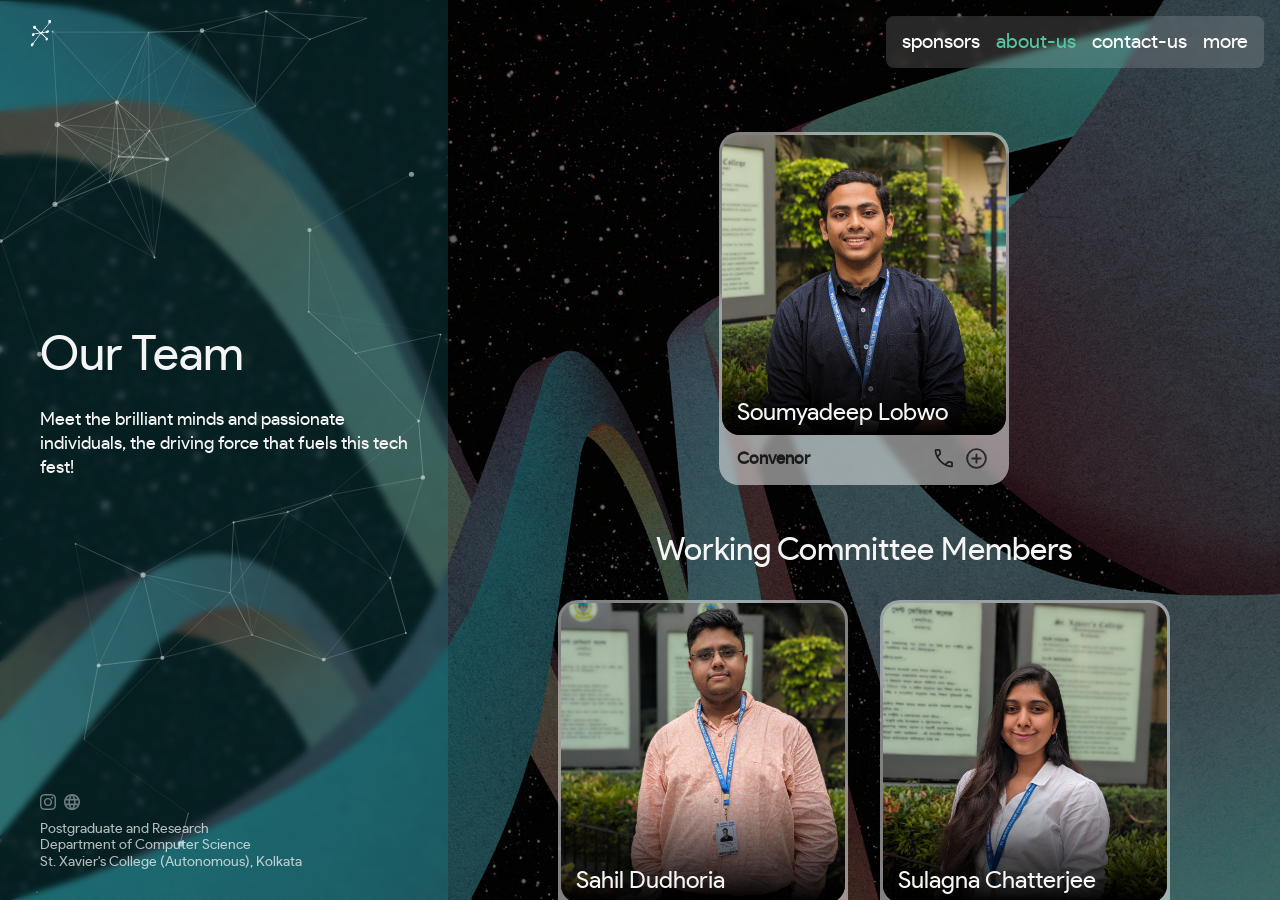
<file: about/index.html>
<!DOCTYPE html>
<html lang="en">
  <head>
    <meta charset="UTF-8" />
    <meta name="viewport" content="width=device-width, initial-scale=1.0" />
    <meta
      name="description"
      content="eXabyte is the annual tech fest of St. Xavier's College (Autonomous), Kolkata where innovation meets inspiration. Participate in exciting events, and connect with like-minded tech enthusiasts."
    />
    <meta
      name="keywords"
      content="exabyte, exabyte 24, exabyte 2024, tech fest, innovation, technology, coding, robotics, workshops, competitions"
    />
    <meta
      property="og:title"
      content="eXabyte '24 - Annual Tech Fest of St. Xavier's College (Autonomous), Kolkata"
    />
    <meta
      property="og:description"
      content="Join eXabyte, the ultimate tech fest where innovation meets inspiration. Participate in exciting events, and connect with like-minded tech enthusiasts."
    />

    <link
      rel="icon"
      type="image/png"
      sizes="32x32"
      href="/favicon/favicon-32x32.png"
    />
    <link
      rel="icon"
      type="image/png"
      sizes="96x96"
      href="/favicon/favicon-96x96.png"
    />
    <link
      rel="icon"
      type="image/png"
      sizes="16x16"
      href="/favicon/favicon-16x16.png"
    />
    <meta name="msapplication-TileColor" content="#ffffff" />
    <meta
      name="msapplication-TileImage"
      content="/favicon/ms-icon-144x144.png"
    />
    <meta name="theme-color" content="#ffffff" />

    <script src="/custom-tags/loading-animation/component.js"></script>
    <link rel="stylesheet" href="/custom-tags/loading-animation/styles.css" />

    <script src="/custom-tags/mobile-menu/component.js"></script>
    <link rel="stylesheet" href="/custom-tags/mobile-menu/style.css" />

    <script src="/custom-tags/desktop-menu/component.js"></script>
    <link rel="stylesheet" href="/custom-tags/desktop-menu/style.css" />

    <script src="/custom-tags/page-transition-animation/component.js"></script>
    <link
      rel="stylesheet"
      href="/custom-tags/page-transition-animation/styles.css"
    />

    <link
      rel="stylesheet"
      href="https://fonts.googleapis.com/css2?family=Material+Symbols+Outlined:opsz,wght,FILL,GRAD@20..48,100..700,0..1,-50..200"
    />

    <link rel="shortcut icon" href="/favicon/favicon.ico" type="image/x-icon" />
    <script src="/particles/particles.js"></script>
    <title>About Us | eXabyte 2024</title>
    <link rel="stylesheet" href="/globalStyles.css" />
    <link rel="stylesheet" href="./styles.css" />
  </head>

  <body>
    <custom-mobile-menu></custom-mobile-menu>
    <custom-loader></custom-loader>
    <custom-page-transition></custom-page-transition>

    <div class="mobile overflow-scroll">
      <div class="background absolute inset-0 w-full h-full">
        <img
          src="/assets/images/backgrounds/behance-9.5.jpg"
          class="w-full h-full absolute inset-0 z-1 object-cover"
        />
        <div
          class="absolute inset-0 w-full h-full opacity-25 bg-black z-1"
        ></div>
      </div>
      <div
        class="menu-holder link-pointer fixed top-0 right-0 z-100"
        onclick="openMenu()"
      >
        <span class="material-symbols-outlined smaller-icon"> menu </span>
      </div>
      <div class="logo-holder link-pointer fixed top-0 z-100">
        <a href="/"
          ><img src="/assets/logo-bright.png" width="50px" alt="" srcset=""
        /></a>
      </div>

      <section
        class="top-section width-100 height-45 flex flex-dir-col items-center justify-center relative z-5 relative"
        id="particles-js-mobile"
      >
        <div class="top-sect-wrapper">
          <header
            id="page-header"
            class="pixelated width-100 top-0 flex items-center z-10 relative"
          >
            Our Team
          </header>
          <p id="page-msg" class="z-3 relative text-md">
            Meet the brilliant minds and passionate individuals, the driving
            force that fuels this tech fest!
          </p>
        </div>
      </section>

      <section
        class="middle-section flex flex-dir-col justify-center items-center z-3 relative"
      ></section>

      <div class="socials-mobile mono padding-bottom-16 z-3 relative">
        <div class="icons-group">
          <a
            href="https://www.instagram.com/exabyte.sxc"
            target="_blank"
            class="link-pointer"
            id="instagram"
          >
            <img src="/assets/insta.svg" />
          </a>
          <a
            href="https://sxccal.edu/"
            target="_blank"
            class="link-pointer"
            id="site"
          >
            <img src="/assets/site.svg" />
          </a>
        </div>
        <div class="info-mobile">
          Department of Computer Science
          <br />
          St. Xavier's College (Autonomous), Kolkata
        </div>
      </div>
    </div>
    <!-- END OF MOBILE STRUCTURE -->

    <div class="desktop overflow-scroll">
      <div class="background absolute inset-0 w-full h-full">
        <img
          src="/assets/images/backgrounds/behance-6.jpg"
          class="w-full h-full absolute inset-0 z-1 object-cover"
        />
        <div
          class="absolute inset-0 w-full h-full bg-black opacity-60 z-1"
        ></div>
      </div>
      <div
        class="menu-holder m-1rem w-fit glass-white link-pointer fixed top-0 right-0 z-100 flex justify-end rounded"
      >
        <custom-desktop-menu></custom-desktop-menu>
      </div>
      <div class="logo-holder link-pointer fixed top-0 z-100">
        <a href="/"
          ><img src="/assets/logo-bright.png" width="50px" alt="" srcset=""
        /></a>
      </div>

      <div class="vertical-split flex justify-end z-3 relative">
        <div
          class="LHS fixed left-0 width-33 height-screen flex flex-dir-col justify-between"
          id="particles-js-desktop"
        >
          <div
            class="lhs-sect-wrapper flex flex-dir-col h-full mt-2rem justify-center"
          >
            <header class="pixelated width-100">Our Team</header>
            <p class="text-md">
              Meet the brilliant minds and passionate individuals, the driving
              force that fuels this tech fest!
            </p>
          </div>

          <div class="socials-desktop mono initial z-100">
            <div class="icons-group">
              <a
                href="https://www.instagram.com/exabyte.sxc"
                target="_blank"
                class="link-pointer"
                id="instagram"
              >
                <img src="/assets/insta.svg" />
              </a>
              <a
                href="https://sxccal.edu/"
                target="_blank"
                class="link-pointer"
                id="site"
              >
                <img src="/assets/site.svg" />
              </a>
            </div>
            <div class="info-desktop">
              Postgraduate and Research <br />
              Department of Computer Science
              <br />
              St. Xavier's College (Autonomous), Kolkata
            </div>
          </div>
        </div>

        <div
          class="RHS width-67 flex flex-dir-col justify-center items-center"
        ></div>
      </div>
    </div>

    <script src="./script.js"></script>
    <script src="/custom-tags/loading-animation/animate.js"></script>
    <script src="/custom-tags/mobile-menu/script.js"></script>
    <script src="/custom-tags/desktop-menu/script.js"></script>
    <script src="/custom-tags/page-transition-animation/script.js"></script>

    <script>
      // particlesJS.load(
      //   "particles-js-mobile",
      //   "/particles/particlesjs-config-mobile-white.json"
      // );
      particlesJS.load(
        "particles-js-desktop",
        "/particles/particlesjs-config-white.json"
      );
    </script>
  </body>
</html>
</file>
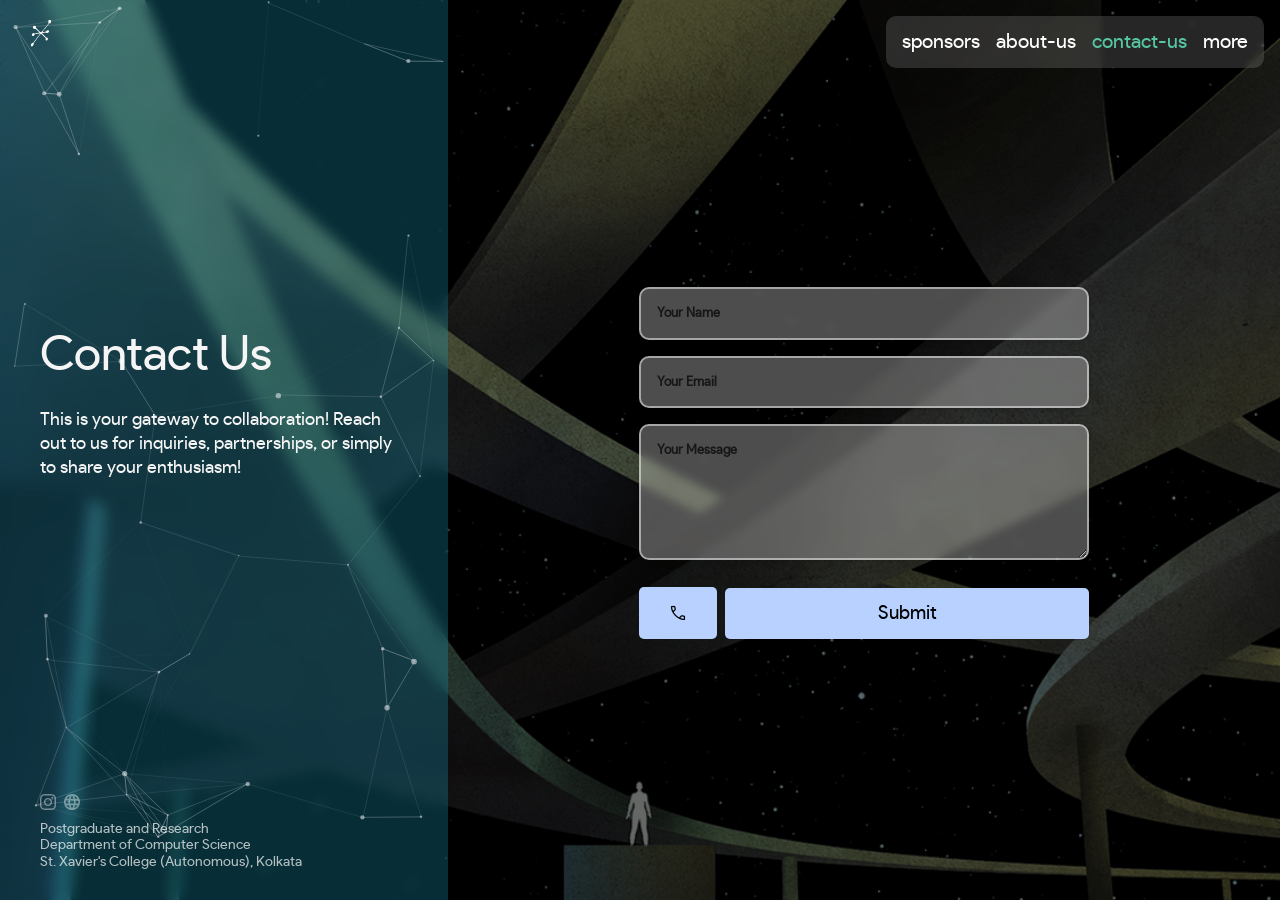
<file: contact/index.html>
<!DOCTYPE html>
<html lang="en">
  <head>
    <meta charset="UTF-8" />
    <meta name="viewport" content="width=device-width, initial-scale=1.0" />
    <meta
      name="description"
      content="eXabyte is the annual tech fest of St. Xavier's College (Autonomous), Kolkata where innovation meets inspiration. Participate in exciting events, and connect with like-minded tech enthusiasts."
    />
    <meta
      name="keywords"
      content="exabyte, exabyte 24, exabyte 2024, tech fest, innovation, technology, coding, robotics, workshops, competitions"
    />
    <meta
      property="og:title"
      content="eXabyte '24 - Annual Tech Fest of St. Xavier's College (Autonomous), Kolkata"
    />
    <meta
      property="og:description"
      content="Join eXabyte, the ultimate tech fest where innovation meets inspiration. Participate in exciting events, and connect with like-minded tech enthusiasts."
    />

    <link
      rel="icon"
      type="image/png"
      sizes="32x32"
      href="/favicon/favicon-32x32.png"
    />
    <link
      rel="icon"
      type="image/png"
      sizes="96x96"
      href="/favicon/favicon-96x96.png"
    />
    <link
      rel="icon"
      type="image/png"
      sizes="16x16"
      href="/favicon/favicon-16x16.png"
    />
    <meta name="msapplication-TileColor" content="#ffffff" />
    <meta
      name="msapplication-TileImage"
      content="/favicon/ms-icon-144x144.png"
    />
    <meta name="theme-color" content="#ffffff" />

    <script src="/custom-tags/loading-animation/component.js"></script>
    <link rel="stylesheet" href="/custom-tags/loading-animation/styles.css" />

    <script src="/custom-tags/mobile-menu/component.js"></script>
    <link rel="stylesheet" href="/custom-tags/mobile-menu/style.css" />

    <script src="/custom-tags/desktop-menu/component.js"></script>
    <link rel="stylesheet" href="/custom-tags/desktop-menu/style.css" />

    <script src="/custom-tags/page-transition-animation/component.js"></script>
    <link
      rel="stylesheet"
      href="/custom-tags/page-transition-animation/styles.css"
    />

    <link
      rel="stylesheet"
      href="https://fonts.googleapis.com/css2?family=Material+Symbols+Outlined:opsz,wght,FILL,GRAD@20..48,100..700,0..1,-50..200"
    />
    <link rel="shortcut icon" href="/favicon/favicon.ico" type="image/x-icon" />
    <script src="/particles/particles.min.js"></script>
    <title>Contact Us | eXabyte 2024</title>
    <link rel="stylesheet" href="/globalStyles.css" />
    <link rel="stylesheet" href="./styles.css" />
  </head>
  <body>
    <custom-mobile-menu></custom-mobile-menu>
    <custom-loader></custom-loader>
    <custom-page-transition></custom-page-transition>
    <div class="desktop overflow-scroll">
      <div class="background absolute inset-0 w-full h-full">
        <img
          class="w-full h-full absolute inset-0 z-1 object-cover"
          src="/assets/images/backgrounds/behance-1.png"
        />
        <div
          class="absolute inset-0 w-full h-full opacity-60 z-1 bg-black"
        ></div>
      </div>
      <div
        class="menu-holder link-pointer fixed top-0 right-0 z-100 w-fit glass-white m-1rem rounded justify-end"
      >
        <custom-desktop-menu></custom-desktop-menu>
      </div>
      <div class="logo-holder link-pointer fixed top-0 z-100">
        <a href="/"
          ><img src="/assets/logo-bright.png" width="50px" alt="" srcset=""
        /></a>
      </div>

      <div class="vertical-split flex justify-end h-full z-3 relative">
        <div
          class="LHS fixed left-0 width-33 height-screen flex flex-dir-col justify-between"
          id="particles-js-desktop"
        >
          <div
            class="lhs-sect-wrapper h-full flex flex-dir-col justify-center mt-2rem"
          >
            <header class="pixelated width-100">Contact Us</header>
            <p class="text-md">
              This is your gateway to collaboration! Reach out to us for
              inquiries, partnerships, or simply to share your enthusiasm!
            </p>
          </div>

          <div class="socials-desktop mono initial">
            <div class="icons-group">
              <a
                href="https://www.instagram.com/exabyte.sxc"
                target="_blank"
                class="link-pointer"
                id="instagram"
              >
                <img src="/assets/insta.svg" />
              </a>
              <a
                href="https://sxccal.edu/"
                target="_blank"
                class="link-pointer"
                id="site"
              >
                <img src="/assets/site.svg" />
              </a>
            </div>
            <div class="info-desktop">
              Postgraduate and Research <br />
              Department of Computer Science
              <br />
              St. Xavier's College (Autonomous), Kolkata
            </div>
          </div>
        </div>

        <div class="RHS width-67 flex flex-dir-col justify-center items-center">
          <div
            class="cardinit event-items-desktop flex flex-wrap justify-center"
            style="max-width: 500px; width: 50vw"
          >
            <form
              class="rounded w-90p pt-6 pb-8 mb-4 mt-1rem"
              action="https://formsubmit.co/papaisayantan9@gmail.com"
              method="POST"
            >
              <div class="mb-4">
                <input
                  class="shadow appearance-none border rounded leading-tight focus:outline-none focus:shadow-outline"
                  id="name"
                  name="name"
                  type="text"
                  placeholder="Your Name"
                  required
                />
              </div>
              <div class="mb-4">
                <input
                  class="shadow appearance-none border rounded leading-tight focus:outline-none focus:shadow-outline"
                  id="email"
                  type="email"
                  name="email"
                  placeholder="Your Email"
                  required
                />
              </div>
              <div class="mb-6">
                <textarea
                  class="shadow appearance-none border rounded leading-tight focus:outline-none focus:shadow-outline"
                  id="message"
                  name="message"
                  placeholder="Your Message"
                  rows="6"
                  required
                ></textarea>
              </div>
              <div class="flex items-center justify-center button-group">
                <a class="call-button" type="submit" href="tel:+917980145025">
                  <span
                    class="material-symbols-outlined"
                    style="font-size: 1.25rem"
                  >
                    call
                  </span>
                </a>
                <button class="submit-button cursor-pointer" type="submit">Submit</button>
              </div>
            </form>
          </div>
        </div>
      </div>
    </div>
    <div class="mobile overflow-scroll">
      <div class="background fixed inset-0 w-full h-full">
        <img
          class="w-full h-full absolute inset-0 z-1 object-cover"
          src="/assets/images/backgrounds/behance-8.jpg"
        />
        <div class="absolute inset-0 w-full h-full opacity-75 z-1"></div>
      </div>
      <div
        class="menu-holder link-pointer fixed top-0 right-0 z-100"
        onclick="openMenu()"
      >
        <span class="material-symbols-outlined smaller-icon"> menu </span>
      </div>
      <div class="logo-holder link-pointer fixed top-0 z-100">
        <a href="/"
          ><img src="/assets/logo-bright.png" width="50px" alt="" srcset=""
        /></a>
      </div>

      <div
        class="top-section width-100 height-45 flex flex-dir-col items-center justify-center relative z-3 relative"
        id="particles-js-mobile"
      >
        <div class="top-sect-wrapper mt-2rem">
          <header
            id="page-header"
            class="pixelated width-100 top-0 flex items-center z-10 relative"
          >
            Contact Us
          </header>
          <p id="page-msg" class="text-md z-3 relative">
            This is your gateway to collaboration! Reach out to us for
            inquiries, partnerships, or simply to share your enthusiasm!
          </p>
        </div>
      </div>
      <div
        class="z-3 relative flex flex-dir-col justify-center items-center gap-1rem"
      >
        <div
          class="main middle-section flex flex-dir-col width-100 height-100 justify-center items-center pixelated"
        >
          <form
            class="rounded w-70p pt-6 pb-8 mb-4 mt-1rem"
            action="https://formsubmit.co/papaisayantan9@gmail.com"
            method="post"
          >
            <div class="mb-4">
              <input
                class="shadow appearance-none border rounded leading-tight focus:outline-none focus:shadow-outline"
                id="name"
                name="name"
                type="text"
                placeholder="Your Name"
              />
            </div>
            <div class="mb-4">
              <input
                class="shadow appearance-none border rounded leading-tight focus:outline-none focus:shadow-outline"
                id="email"
                name="email"
                type="email"
                placeholder="Your Email"
              />
            </div>
            <div class="mb-6">
              <textarea
                class="shadow appearance-none border rounded leading-tight focus:outline-none focus:shadow-outline"
                id="message"
                name="message"
                placeholder="Your Message"
                rows="6"
              ></textarea>
            </div>
            <div class="flex items-center justify-center button-group">
              <a class="call-button" type="submit" href="tel:+917980145025">
                <span
                  class="material-symbols-outlined"
                  style="font-size: 1.25rem"
                >
                  call
                </span>
              </a>
              <button class="submit-button" type="submit">Submit</button>
            </div>
          </form>
        </div>
        <div class="socials-mobile mono initial padding-bottom-16">
          <div class="icons-group">
            <a
              href="https://www.instagram.com/exabyte.sxc"
              target="_blank"
              class="link-pointer"
              id="instagram"
            >
              <img src="/assets/insta.svg" />
            </a>
            <a
              href="https://sxccal.edu/"
              target="_blank"
              class="link-pointer"
              id="site"
            >
              <img src="/assets/site.svg" />
            </a>
          </div>
          <div class="info-mobile">
            Department of Computer Science
            <br />
            St. Xavier's College (Autonomous), Kolkata
          </div>
        </div>
      </div>
    </div>

    <script src="./script.js"></script>
    <script src="/custom-tags/loading-animation/animate.js"></script>
    <script src="/custom-tags/mobile-menu/script.js"></script>
    <script src="/custom-tags/desktop-menu/script.js"></script>
    <script src="/custom-tags/page-transition-animation/script.js"></script>
    <script>
      particlesJS.load(
        "particles-js-desktop",
        "/particles/particlesjs-config-white.json"
      );
    </script>
  </body>
</html>
</file>
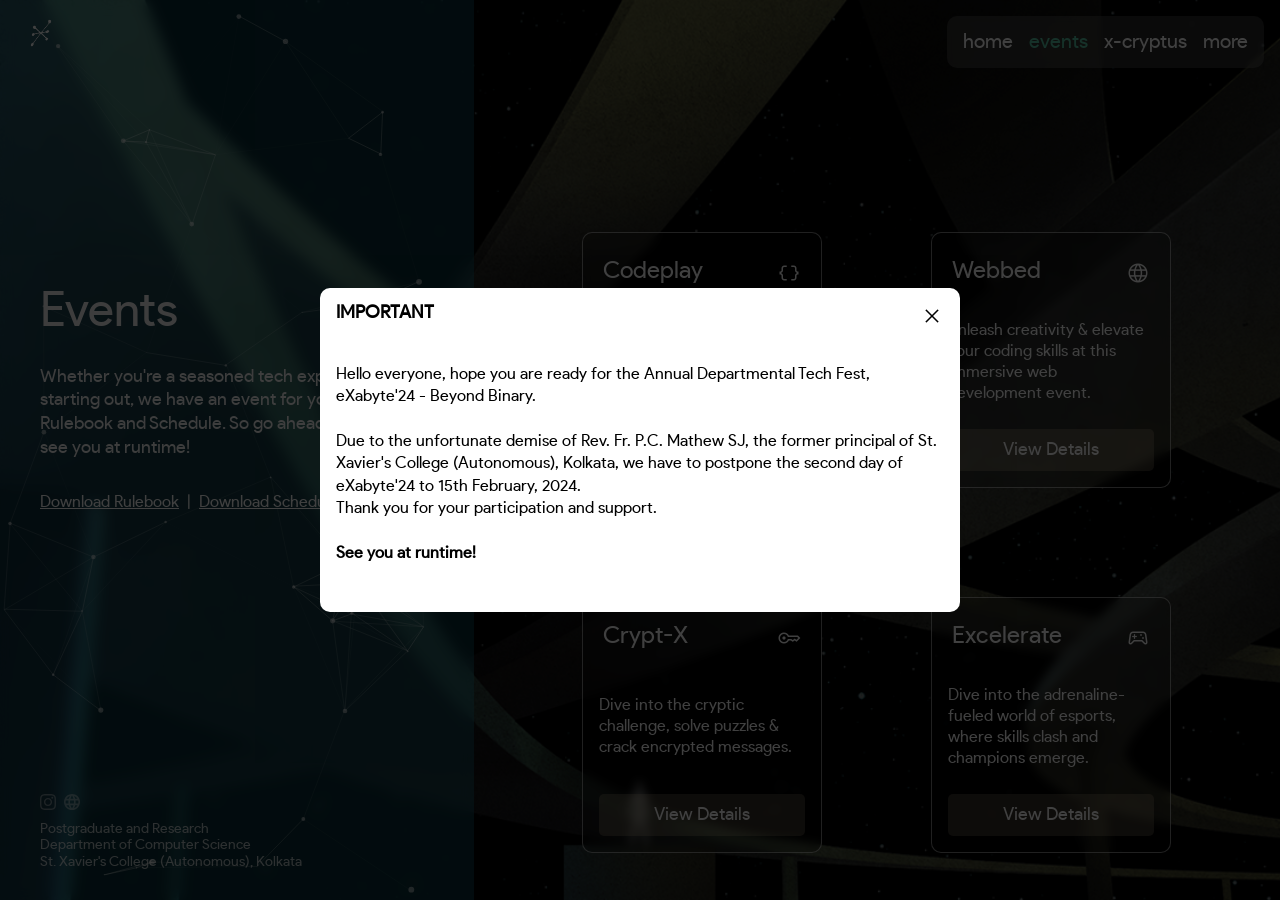
<file: events/index.html>
<!DOCTYPE html>
<html lang="en">
  <head>
    <meta charset="UTF-8" />
    <meta name="viewport" content="width=device-width, initial-scale=1.0" />
    <meta
      name="description"
      content="eXabyte is the annual tech fest of St. Xavier's College (Autonomous), Kolkata where innovation meets inspiration. Participate in exciting events, and connect with like-minded tech enthusiasts."
    />
    <meta
      name="keywords"
      content="exabyte, exabyte 24, exabyte 2024, tech fest, innovation, technology, coding, robotics, workshops, competitions"
    />
    <meta
      property="og:title"
      content="eXabyte '24 - Annual Tech Fest of St. Xavier's College (Autonomous), Kolkata"
    />
    <meta
      property="og:description"
      content="Join eXabyte, the ultimate tech fest where innovation meets inspiration. Participate in exciting events, and connect with like-minded tech enthusiasts."
    />

    <link
      rel="icon"
      type="image/png"
      sizes="32x32"
      href="/favicon/favicon-32x32.png"
    />
    <link
      rel="icon"
      type="image/png"
      sizes="96x96"
      href="/favicon/favicon-96x96.png"
    />
    <link
      rel="icon"
      type="image/png"
      sizes="16x16"
      href="/favicon/favicon-16x16.png"
    />
    <meta name="msapplication-TileColor" content="#ffffff" />
    <meta
      name="msapplication-TileImage"
      content="/favicon/ms-icon-144x144.png"
    />
    <meta name="theme-color" content="#ffffff" />

    <script src="/custom-tags/loading-animation/component.js"></script>
    <link rel="stylesheet" href="/custom-tags/loading-animation/styles.css" />

    <script src="/custom-tags/mobile-menu/component.js"></script>
    <link rel="stylesheet" href="/custom-tags/mobile-menu/style.css" />

    <script src="/custom-tags/desktop-menu/component.js"></script>
    <link rel="stylesheet" href="/custom-tags/desktop-menu/style.css" />

    <script src="/custom-tags/page-transition-animation/component.js"></script>
    <link
      rel="stylesheet"
      href="/custom-tags/page-transition-animation/styles.css"
    />

    <script src="/custom-tags/modal/component.js"></script>
    <link rel="stylesheet" href="/custom-tags/modal/styles-1.css" />

    <link
      rel="stylesheet"
      href="https://fonts.googleapis.com/css2?family=Material+Symbols+Outlined:opsz,wght,FILL,GRAD@20..48,100..700,0..1,-50..200"
    />
    <link rel="shortcut icon" href="/favicon/favicon.ico" type="image/x-icon" />
    <script src="/particles/particles.js"></script>
    <title>Events | eXabyte '24</title>
    <link rel="stylesheet" href="/globalStyles.css" />
    <link rel="stylesheet" href="./styles.css" />
    <link rel="stylesheet" href="./cards.css" />
  </head>

  <body>
    <custom-mobile-menu></custom-mobile-menu>
    <custom-loader></custom-loader>
    <custom-page-transition></custom-page-transition>
    <custom-modal></custom-modal>
    <div class="desktop overflow-scroll">
      <div class="background absolute inset-0 w-full h-full">
        <img
          src="/assets/images/backgrounds/behance-1.png"
          class="w-full h-full absolute inset-0 z-1 object-cover"
          muted
        />
        <div
          class="absolute inset-0 w-full h-full opacity-50 bg-black z-1"
        ></div>
      </div>
      <div
        class="menu-holder w-fit link-pointer fixed top-0 right-0 z-100 p-1rem m-1rem flex justify-end rounded glass-white"
      >
        <custom-desktop-menu></custom-desktop-menu>
      </div>
      <div class="logo-holder link-pointer fixed top-0 z-100">
        <a href="/"
          ><img src="/assets/logo-bright.png" width="50px" alt="" srcset=""
        /></a>
      </div>

      <div class="vertical-split z-3 relative flex justify-end h-full">
        <div
          class="LHS fixed left-0 width-33 height-screen flex flex-dir-col justify-between"
          id="particles-js-desktop"
        >
          <div
            class="lhs-sect-wrapper h-full flex flex-dir-col justify-center mt-2rem z-100"
          >
            <header class="pixelated width-100">Events</header>
            <p class="text-md">
              Whether you're a seasoned tech expert or just starting out, we
              have an event for you. Here's the Rulebook and Schedule. So go
              ahead and register, see you at runtime!
              <div class = "flex justify-start items-end" style="margin-left: 2.5rem">
            <a
              href="./eXabyte 2k24 Rulebook Final.pdf"
              style="
                color: white;
                margin-top: 1rem;
                margin-right: 0.5rem;
                z-index: 99;
                display: block;
              "
              download
              >Download Rulebook</a
            > | 
             <a
                href="./eXabyte 2024 Day 2 Final Schedule.pdf"
                style="
                  color: white;
                  margin-top: 1rem;
                  margin-left: 0.5rem;
                  z-index: 99;
                  display: block;
                "
                download
                >Download Schedule</a
               >
           </div>
            </p>
          </div>

          <div class="socials-desktop mono initial">
            <div class="icons-group">
              <a
                href="https://www.instagram.com/exabyte.sxc"
                target="_blank"
                class="link-pointer"
                id="instagram"
              >
                <img src="/assets/insta.svg" />
              </a>
              <a
                href="https://sxccal.edu/"
                target="_blank"
                class="link-pointer"
                id="site"
              >
                <img src="/assets/site.svg" />
              </a>
            </div>
            <div class="info-desktop">
              Postgraduate and Research <br />
              Department of Computer Science
              <br />
              St. Xavier's College (Autonomous), Kolkata
            </div>
          </div>
        </div>

        <div class="RHS width-67 flex flex-dir-col justify-center items-center">
          <div
            class="cardinit event-items-desktop flex flex-wrap justify-center"
          ></div>
        </div>
      </div>
    </div>
    <div class="mobile relative overflow-scroll">
      <div class="background fixed inset-0 w-full h-full">
        <img
          src="/assets/images/backgrounds/behance-2.jpg"
          class="w-full h-full absolute inset-0 z-1 object-cover"
        />
        <div
          class="absolute inset-0 w-full h-full opacity-50 bg-black z-1"
        ></div>
      </div>
      <div
        class="menu-holder link-pointer fixed top-0 right-0 z-100"
        onclick="openMenu()"
      >
        <span class="material-symbols-outlined smaller-icon"> menu </span>
      </div>
      <div class="logo-holder link-pointer fixed top-0 z-100">
        <a href="/"
          ><img src="/assets/logo-bright.png" width="50px" alt="" srcset=""
        /></a>
      </div>

      <div
        class="top-section width-100 height-45 flex flex-dir-col items-center justify-center relative"
        id="particles-js-mobile"
      >
        
        <div class="top-sect-wrapper mt-2rem">
          <header
            id="page-header"
            class="pixelated width-100 top-0 flex items-center z-10 relative"
          >
            Events
          </header>
          <p id="page-msg" class="z-3 text-md">
            Whether you're a seasoned tech expert or just starting out, we have
            an event for you. So go ahead and register, see you at runtime!
         <div class = "flex justify-start items-end" style="margin-left: 2.5rem">
            <a
              href="./eXabyte 2k24 Rulebook Final.pdf"
              style="
                color: white;
                margin-top: 1rem;
                margin-right: 0.5rem;
                z-index: 9;
                display: block;
              "
              download
              >Download Rulebook</a
            > | 
             <a
                href="./eXabyte 2024 Day 2 Final Schedule.pdf"
                style="
                  color: white;
                  margin-top: 1rem;
                  margin-left: 0.5rem;
                  z-index: 9;
                  display: block;
                "
                download
                >Download Schedule</a
               >
           </div>
          </p>
        </div>
      </div>

      <div
        class="events-items z-5 relative flex flex-dir-col justify-center items-center gap-3rem"
      ></div>
      <div class="socials-mobile mono initial padding-bottom-16">
        <div class="icons-group">
          <a
            href="https://www.instagram.com/exabyte.sxc"
            target="_blank"
            class="link-pointer"
            id="instagram"
          >
            <img src="/assets/insta.svg" />
          </a>
          <a
            href="https://sxccal.edu/"
            target="_blank"
            class="link-pointer"
            id="site"
          >
            <img src="/assets/site.svg" />
          </a>
        </div>
        <div class="info-mobile">
          Department of Computer Science
          <br />
          St. Xavier's College (Autonomous), Kolkata
        </div>
      </div>
    </div>
    <script src="./script.js"></script>
    <script src="/custom-tags/loading-animation/animate.js"></script>
    <script src="/custom-tags/mobile-menu/script.js"></script>
    <script src="/custom-tags/desktop-menu/script.js"></script>
    <script src="/custom-tags/page-transition-animation/script.js"></script>
    <script src="/custom-tags/modal/script.js"></script>

    <script>
      // particlesJS.load(
      //   "particles-js-mobile",
      //   "/particles/particlesjs-config-mobile-white.json"
      // );
      particlesJS.load(
        "particles-js-desktop",
        "/particles/particlesjs-config-white.json"
      );
      openModal("IMPORTANT", `
Hello everyone, hope you are ready for the Annual Departmental Tech Fest, eXabyte'24 - Beyond Binary.
<br>
<br>
Due to the unfortunate demise of Rev. Fr. P.C. Mathew SJ, the former principal of St. Xavier's College (Autonomous), Kolkata, we have to postpone the second day of eXabyte'24 to 15th February, 2024. 
<br>
Thank you for your participation and support. 
<br>
<br>
<b>See you at runtime!</b>
`)
    </script>
  </body>
</html>
</file>
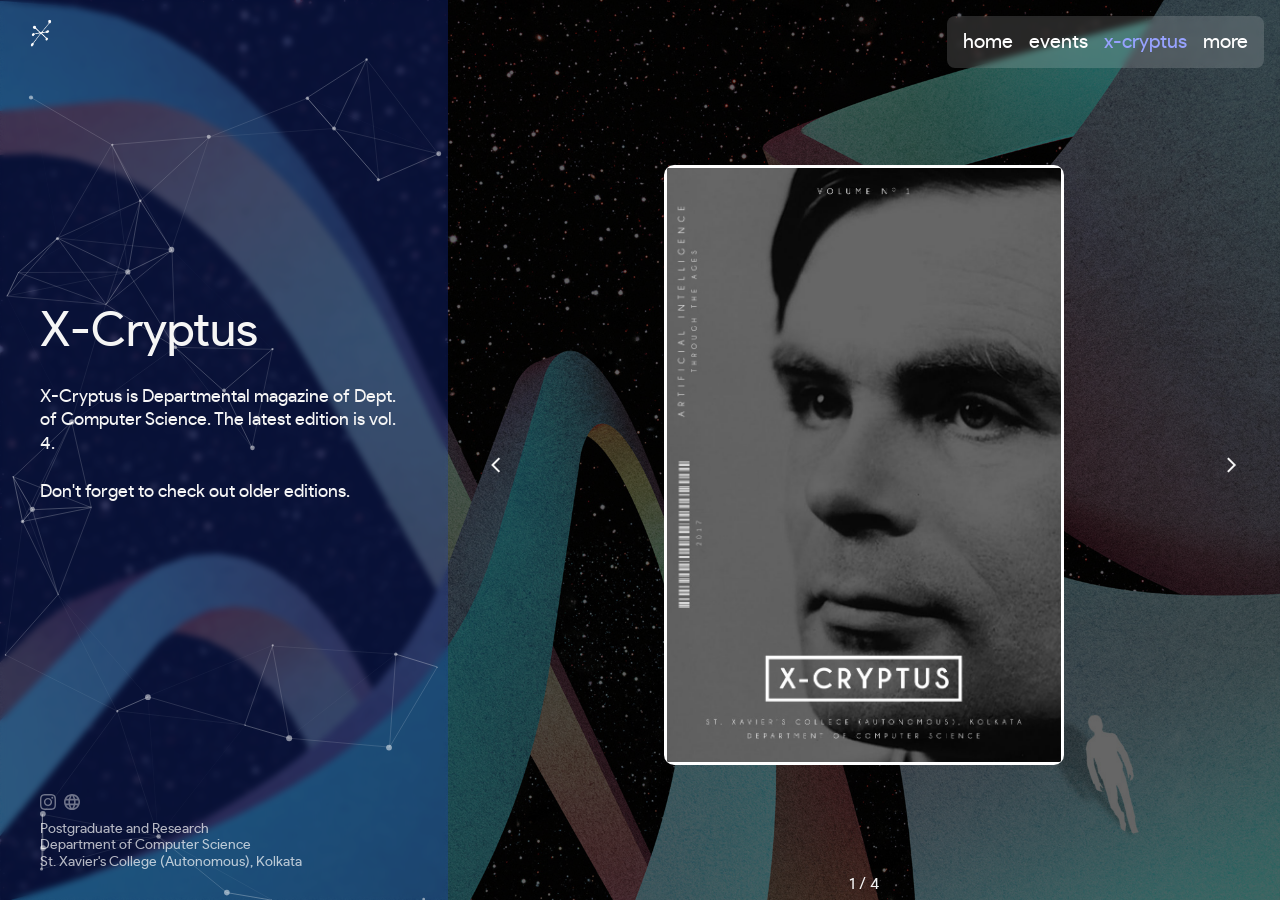
<file: magazines/index.html>
<!DOCTYPE html>

<html lang="en">

  <head>

    <meta charset="UTF-8" />

    <meta name="viewport" content="width=device-width, initial-scale=1.0" />

    <meta name="msapplication-TileColor" content="#ffffff" />

    <meta

      name="msapplication-TileImage"

      content="../favicon/ms-icon-144x144.png"

    />

    <meta name="theme-color" content="#ffffff" />

    <meta

      name="description"

      content="eXabyte is the annual tech fest of St. Xavier's College (Autonomous), Kolkata where innovation meets inspiration. Participate in exciting events, and connect with like-minded tech enthusiasts."

    />

    <meta

      name="keywords"

      content="exabyte, exabyte 24, exabyte 2024, tech fest, innovation, technology, coding, robotics, workshops, competitions"

    />

    <meta

      property="og:title"

      content="eXabyte '24 - Annual Tech Fest of St. Xavier's College (Autonomous), Kolkata"

    />

    <meta

      property="og:description"

      content="Join eXabyte, the ultimate tech fest where innovation meets inspiration. Participate in exciting events, and connect with like-minded tech enthusiasts."

    />

    <link

      rel="icon"

      type="image/png"

      sizes="32x32"

      href="../favicon/favicon-32x32.png"

    />

    <link

      rel="icon"

      type="image/png"

      sizes="96x96"

      href="../favicon/favicon-96x96.png"

    />

    <link

      rel="icon"

      type="image/png"

      sizes="16x16"

      href="../favicon/favicon-16x16.png"

    />

    <link

      rel="stylesheet"

      href="../custom-tags/page-transition-animation/styles.css"

    />

    <link

      rel="stylesheet"

      href="https://fonts.googleapis.com/css2?family=Material+Symbols+Outlined:opsz,wght,FILL,GRAD@20..48,100..700,0..1,-50..200"

    />



    <link rel="stylesheet" href="../globalStyles.css" />

    <link

      rel="shortcut icon"

      href="../favicon/favicon.ico"

      type="image/x-icon"

    />

    <link rel="stylesheet" href="../custom-tags/loading-animation/styles.css" />

    <link rel="stylesheet" href="../custom-tags/mobile-menu/style.css" />

    <link rel="stylesheet" href="../custom-tags/desktop-menu/style.css" />

    <link rel="stylesheet" href="./style.css" />

    <link

      rel="stylesheet"

      href="https://cdn.jsdelivr.net/npm/swiper@11/swiper-bundle.min.css"

    />



    <script src="/particles/particles.min.js"></script>

    <script src="../custom-tags/loading-animation/component.js"></script>

    <script src="../custom-tags/mobile-menu/component.js"></script>

    <script src="../custom-tags/desktop-menu/component.js"></script>

    <script src="../custom-tags/page-transition-animation/component.js"></script>

    <script src="https://cdn.jsdelivr.net/npm/swiper@11/swiper-bundle.min.js"></script>

    <title>X-Cryptus | eXabyte 2024</title>

  </head>

  <body>

    <custom-mobile-menu></custom-mobile-menu>

    <custom-loader></custom-loader>

    <custom-page-transition></custom-page-transition>

    <div class="desktop">

      <div class="background fixed inset-0 w-full h-full">

        <img

          src="/assets/images/backgrounds/behance-6.jpg"

          class="w-full h-full absolute inset-0 z-1 object-cover"

        />

        <div

          class="absolute inset-0 w-full h-full opacity-60 bg-black z-1"

        ></div>

      </div>

      <div

        class="menu-holder link-pointer fixed top-0 right-0 z-100 m-1rem rounded flex justify-end w-fit glass-white"

      >

        <custom-desktop-menu></custom-desktop-menu>

      </div>

      <div class="logo-holder link-pointer fixed top-0 z-100">

        <a href="/"

          ><img src="../assets/logo-bright.png" width="50px" alt="" srcset=""

        /></a>

      </div>

      <div class="vertical-split flex justify-end z-5 relative">

        <div

          class="LHS fixed left-0 width-33 height-screen flex flex-dir-col justify-between"

          id="particles-js-desktop"

        >

          <div

            class="lhs-sect-wrapper h-full mt-2rem flex flex-dir-col justify-center"

          >

            <header class="pixelated width-100">X-Cryptus</header>

            <p class="text-md">

              X-Cryptus is Departmental magazine of Dept. of Computer Science.

              The latest edition is vol. 4.<br /><br />Don't forget to check out

              older editions.

            </p>

          </div>

          <div class="socials-desktop mono initial z-100">

            <div class="icons-group">

              <a

                href="https://www.instagram.com/exabyte.sxc"

                target="_blank"

                class="link-pointer"

                id="instagram"

              >

                <img src="/assets/insta.svg" />

              </a>

              <a

                href="https://sxccal.edu/"

                target="_blank"

                class="link-pointer"

                id="site"

              >

                <img src="/assets/site.svg" />

              </a>

            </div>

            <div class="info-desktop">

              Postgraduate and Research <br />

              Department of Computer Science <br />

              St. Xavier's College (Autonomous), Kolkata

            </div>

          </div>

        </div>

        <div

          class="RHS width-67 height-screen flex items-center justify-center"

        >

          <div class="flex w-full absolute justify-between p-2rem m-1rem">

            <span

              class="material-symbols-outlined text-2xl cursor-pointer"

              onclick="swipeBackOnDesktop()"

            >

              chevron_left

            </span>

            <span

              class="material-symbols-outlined text-2xl cursor-pointer"

              onclick="swipeForwardOnDesktop()"

            >

              chevron_right

            </span>

          </div>

          <div class="swiper">

            <div class="swiper-wrapper">

              <div class="swiper-slide">

                <a

                  href="https://drive.google.com/file/d/1XqJtjzaH5zcznvgvqX62kWh9lpm9EaRb/view"

                  ><img src="banners/vol1.jpg" alt="Banner 1"

                /></a>

              </div>

              <div class="swiper-slide">

                <a

                  href="https://drive.google.com/file/d/1BVvqxp0zb2VbXRFH4G4c-FfPvduCrTwM/view"

                  ><img src="banners/vol2.jpg" alt="Banner 2"

                /></a>

              </div>

              <div class="swiper-slide">

                <a

                  href="https://drive.google.com/file/d/1FgF7E5YSy7e4eICYrGBAdNAYHf1PdxQE/view"

                  ><img src="banners/vol3.jpg" alt="Banner 3"

                /></a>

              </div>

              <div class="swiper-slide">

                <a

                  href="https://drive.google.com/file/d/188Q0ry5ba4fBknidezX2ra_RqM_fMCmT/view"

                  ><img src="banners/vol4.jpg" alt="Banner 4"

                /></a>

              </div>

            </div>

          </div>

          <div class="swiper-pagination"></div>

        </div>

      </div>

    </div>



    <div class="mobile overflow-scroll">

      <div class="background fixed inset-0 w-full h-full">

        <img

          src="/assets/images/backgrounds/behance-6.jpg"

          class="w-full h-full absolute inset-0 z-1 object-cover"

        />

        <div

          class="absolute inset-0 w-full h-full opacity-50 bg-black z-1"

        ></div>

      </div>

      <div

        class="menu-holder link-pointer fixed top-0 right-0 z-100"

        onclick="openMenu()"

      >

        <span class="material-symbols-outlined smaller-icon"> menu </span>

      </div>

      <div class="logo-holder link-pointer fixed top-0 z-100">

        <a href="/"

          ><img src="/assets/logo-bright.png" width="50px" alt="" srcset=""

        /></a>

      </div>



      <div

        class="top-section width-100 height-45 flex flex-dir-col items-center justify-center relative"

        id="particles-js-mobile"

      >

        <div class="top-sect-wrapper mt-2rem">

          <header

            id="page-header"

            class="pixelated width-100 top-0 flex items-center z-10 relative"

          >

            X-Cryptus

          </header>

          <p id="page-msg" class="text-md z-3">

            X-Cryptus is Departmental magazine of our department. The latest

            edition is vol. 4. Don't forget to check out older editions.

          </p>

        </div>

      </div>

      <div

        class="xcryptusmob-items flex z-3 relative flex-dir-col justify-center items-center"

      >

        <div class="swiper">

          <div class="swiper-wrapper">

            <div class="swiper-slide">

              <a

                href="https://drive.google.com/file/d/1XqJtjzaH5zcznvgvqX62kWh9lpm9EaRb/view"

                ><img src="banners/vol1.jpg" alt="Banner 1"

              /></a>

            </div>

            <div class="swiper-slide">

              <a

                href="https://drive.google.com/file/d/1BVvqxp0zb2VbXRFH4G4c-FfPvduCrTwM/view"

                ><img src="banners/vol2.jpg" alt="Banner 2"

              /></a>

            </div>

            <div class="swiper-slide">

              <a

                href="https://drive.google.com/file/d/1FgF7E5YSy7e4eICYrGBAdNAYHf1PdxQE/view"

                ><img src="banners/vol3.jpg" alt="Banner 3"

              /></a>

            </div>

            <div class="swiper-slide">

              <a

                href="https://drive.google.com/file/d/188Q0ry5ba4fBknidezX2ra_RqM_fMCmT/view"

                ><img src="banners/vol4.jpg" alt="Banner 4"

              /></a>

            </div>

          </div>

        </div>

      </div>

      <div class="initial socials-mobile mono padding-bottom-16">

        <div class="icons-group">

          <a

            href="https://www.instagram.com/exabyte.sxc"

            target="_blank"

            class="link-pointer"

            id="instagram"

          >

            <img src="/assets/insta.svg" />

          </a>

          <a

            href="https://sxccal.edu/"

            target="_blank"

            class="link-pointer"

            id="site"

          >

            <img src="/assets/site.svg" />

          </a>

        </div>

        <div class="info-mobile">

          Department of Computer Science<br />St. Xavier's College (Autonomous),

          Kolkata

        </div>

      </div>

    </div>

    <script>

      var swiperDesktop;

      document.addEventListener("DOMContentLoaded", function () {

        // Initialize Swiper for Desktop

        swiperDesktop = new Swiper(".desktop .swiper", {

          effect: "fade",

          grabCursor: true,

          centeredSlides: true,

          pagination: {

            el: ".swiper-pagination",

            type: "fraction",

          },

          initialSlide: 0,

          autoplay: {

            delay: 2000,

          },

        });



        // Initialize Swiper for Mobile

        var swiperMobile = new Swiper(".mobile .swiper", {

          effect: "cards",

          grabCursor: true,

        });

      });

      function swipeBackOnDesktop() {

        swiperDesktop.slidePrev();

        swiperDesktop.autoplay.stop();

      }

      function swipeForwardOnDesktop() {

        swiperDesktop.slideNext();

        swiperDesktop.autoplay.stop();

      }

      particlesJS.load(

        "particles-js-desktop",

        "/particles/particlesjs-config-white.json"

      );

    </script>

    <script src="script.js"></script>

    <script src="../custom-tags/loading-animation/animate.js"></script>

    <script src="../custom-tags/mobile-menu/script.js"></script>

    <script src="../custom-tags/desktop-menu/script.js"></script>

    <script src="../custom-tags/page-transition-animation/script.js"></script>

  </body>

</html>
</file>
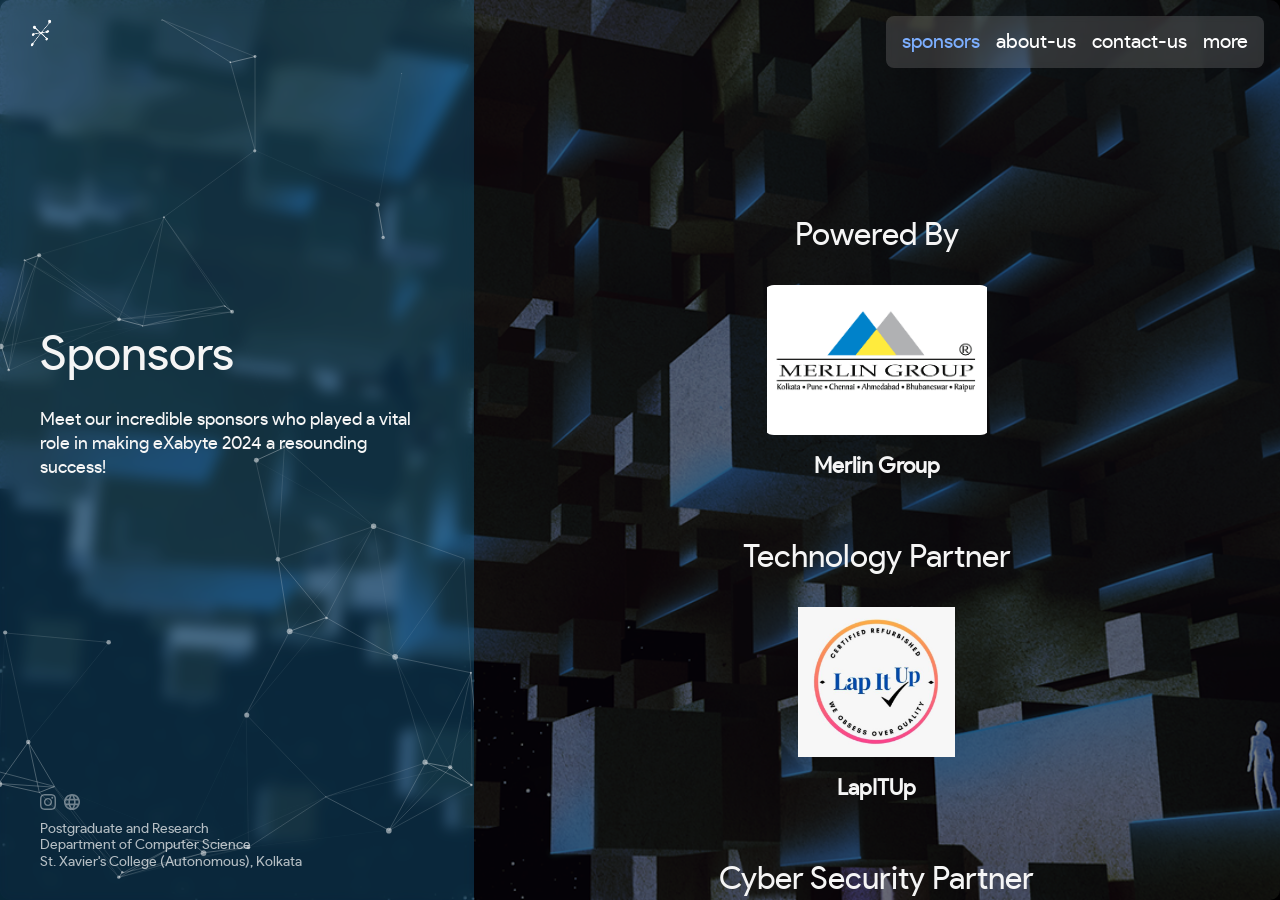
<file: sponsors/index.html>
<!DOCTYPE html>
<html lang="en">
  <head>
    <meta charset="UTF-8" />
    <meta name="viewport" content="width=device-width, initial-scale=1.0" />
    <meta
      name="description"
      content="eXabyte is the annual tech fest of St. Xavier's College (Autonomous), Kolkata where innovation meets inspiration. Participate in exciting events, and connect with like-minded tech enthusiasts."
    />
    <meta
      name="keywords"
      content="exabyte, exabyte 24, exabyte 2024, tech fest, innovation, technology, coding, robotics, workshops, competitions"
    />
    <meta
      property="og:title"
      content="eXabyte '24 - Annual Tech Fest of St. Xavier's College (Autonomous), Kolkata"
    />
    <meta
      property="og:description"
      content="Join eXabyte, the ultimate tech fest where innovation meets inspiration. Participate in exciting events, and connect with like-minded tech enthusiasts."
    />

    <link
      rel="icon"
      type="image/png"
      sizes="32x32"
      href="/favicon/favicon-32x32.png"
    />
    <link
      rel="icon"
      type="image/png"
      sizes="96x96"
      href="/favicon/favicon-96x96.png"
    />
    <link
      rel="icon"
      type="image/png"
      sizes="16x16"
      href="/favicon/favicon-16x16.png"
    />
    <meta name="msapplication-TileColor" content="#ffffff" />
    <meta
      name="msapplication-TileImage"
      content="/favicon/ms-icon-144x144.png"
    />
    <meta name="theme-color" content="#ffffff" />

    <script src="/custom-tags/loading-animation/component.js"></script>
    <link rel="stylesheet" href="/custom-tags/loading-animation/styles.css" />

    <script src="/custom-tags/mobile-menu/component.js"></script>
    <link rel="stylesheet" href="/custom-tags/mobile-menu/style.css" />

    <script src="/custom-tags/desktop-menu/component.js"></script>
    <link rel="stylesheet" href="/custom-tags/desktop-menu/style.css" />

    <script src="/custom-tags/page-transition-animation/component.js"></script>
    <link
      rel="stylesheet"
      href="/custom-tags/page-transition-animation/styles.css"
    />

    <link
      rel="stylesheet"
      href="https://fonts.googleapis.com/css2?family=Material+Symbols+Outlined:opsz,wght,FILL,GRAD@20..48,100..700,0..1,-50..200"
    />
    <link rel="shortcut icon" href="/favicon/favicon.ico" type="image/x-icon" />
    <script src="/particles/particles.js"></script>
    <title>Sponsors | eXabyte 2024</title>
    <link rel="stylesheet" href="/globalStyles.css" />
    <link rel="stylesheet" href="./styles.css" />
  </head>
  <body>
    <custom-mobile-menu></custom-mobile-menu>
    <custom-loader></custom-loader>
    <custom-page-transition></custom-page-transition>

    <div class="desktop overflow-scroll">
      <div class="background fixed inset-0 w-full h-full">
        <img
          src="/assets/images/backgrounds/behance-5.png"
          class="w-full h-full absolute inset-0 z-1 object-cover"
        />
        <div
          class="absolute inset-0 w-full h-full opacity-50 bg-black z-1"
        ></div>
      </div>
      <div
        class="menu-holder link-pointer fixed top-0 right-0 z-100 flex justify-end glass-white m-1rem w-fit rounded"
      >
        <custom-desktop-menu></custom-desktop-menu>
      </div>
      <div class="logo-holder link-pointer fixed top-0 z-100">
        <a href="/"
          ><img src="/assets/logo-bright.png" width="50px" alt="" srcset=""
        /></a>
      </div>

      <div class="vertical-split flex justify-end z-3 relative">
        <div
          class="LHS fixed left-0 width-33 height-screen flex flex-dir-col justify-between"
          id="particles-js-desktop"
        >
          <div
            class="lhs-sect-wrapper h-full flex flex-dir-col justify-center mt-2rem"
          >
            <header class="pixelated width-100">Sponsors</header>
            <p class="text-md">
              Meet our incredible sponsors who played a vital role in making
              eXabyte 2024 a resounding success!
            </p>
          </div>

          <div class="socials-desktop mono initial">
            <div class="icons-group">
              <a
                href="https://www.instagram.com/exabyte.sxc"
                target="_blank"
                class="link-pointer"
                id="instagram"
              >
                <img src="/assets/insta.svg" style="border-radius: 0px;" />
              </a>
              <a
                href="https://sxccal.edu/"
                target="_blank"
                class="link-pointer"
                id="site"
              >
                <img src="/assets/site.svg" style="border-radius: 0px;" />
              </a>
            </div>
            <div class="info-desktop">
              Postgraduate and Research <br />
              Department of Computer Science
              <br />
              St. Xavier's College (Autonomous), Kolkata
            </div>
          </div>
        </div>

        <div class="RHS width-67 flex flex-dir-col justify-center items-center">
          <!-- <div class="sponsor-card bigger-card">
            <div class="brand-logo-desktop">
              <img
                class="brand-img height-100 width-100"
                src="/assets/images/sponsor-logos/official-sponsor-grunge-stamp.jpg"
                alt=""
              />
            </div>
            <div class="brand-name-desktop text-center relative">
              <span>Brand Name</span>
              <div class="highlighter hl-1"></div>
            </div>
            <div class="sponsor-title-desktop text-center relative">
              <span>Title Sponsor</span>
              <div class="highlighter hl-2"></div>
            </div>
          </div> -->
          <div
            class="top-sponsors-desktop partners-desktop flex flex-wrap justify-center"
          ></div>
          <div
            class="other-sponsors-desktop flex flex-dir-col gap-1rem items-center"
          ></div>
        </div>
      </div>
    </div>

    <div class="mobile overflow-scroll">
      <div class="background fixed inset-0 w-full h-full">
        <img
          src="/assets/images/backgrounds/behance-1.png"
          class="w-full h-full absolute inset-0 z-1 object-cover"
        />
        <div
          class="absolute inset-0 w-full h-full opacity-50 bg-black z-1"
        ></div>
      </div>
      <div
        class="menu-holder link-pointer fixed top-0 right-0 z-100"
        onclick="openMenu()"
      >
        <span class="material-symbols-outlined smaller-icon"> menu </span>
      </div>
      <div class="logo-holder link-pointer fixed top-0 z-100">
        <a href="/"
          ><img src="/assets/logo-bright.png" width="50px" alt="" srcset=""
        /></a>
      </div>

      <div
        class="top-section width-100 height-45 flex flex-dir-col items-center justify-center relative"
        id="particles-js-mobile"
      >
        <div class="inset-0 absolute"></div>
        <div class="top-sect-wrapper z-10">
          <header
            id="page-header"
            class="pixelated width-100 top-0 flex items-center z-10"
          >
            Sponsors
          </header>
          <p id="page-msg" class="text-md z-3">
            Meet our incredible sponsors who played a vital role in making eXabyte 2024
            fest a resounding success!
          </p>
        </div>
      </div>

      <div
        class="sponsor-items z-5 relative flex flex-dir-col justify-center items-center"
      >
        <div
          class="other-sponsors-mobile flex flex-dir-col gap-1rem items-center"
        ></div>
      </div>

      <div class="socials-mobile mono initial padding-bottom-16">
        <div class="icons-group">
          <a
            href="https://www.instagram.com/exabyte.sxc"
            target="_blank"
            class="link-pointer"
            id="instagram"
          >
            <img src="/assets/insta.svg" style="border-radius: 0px;" />
          </a>
          <a
            href="https://sxccal.edu/"
            target="_blank"
            class="link-pointer"
            id="site"
          >
            <img src="/assets/site.svg" style="border-radius: 0px;" />
          </a>
        </div>
        <div class="info-mobile">
          Department of Computer Science
          <br />
          St. Xavier's College (Autonomous), Kolkata
        </div>
      </div>
    </div>

    <script src="./script.js"></script>
    <script src="/custom-tags/loading-animation/animate.js"></script>
    <script src="/custom-tags/mobile-menu/script.js"></script>
    <script src="/custom-tags/desktop-menu/script.js"></script>
    <script src="/custom-tags/page-transition-animation/script.js"></script>

    <script>
      // particlesJS.load(
      //   "particles-js-mobile",
      //   "/particles/particlesjs-config-mobile-white.json"
      // );
      particlesJS.load(
        "particles-js-desktop",
        "/particles/particlesjs-config-white.json"
      );
    </script>
  </body>
</html>
</file>
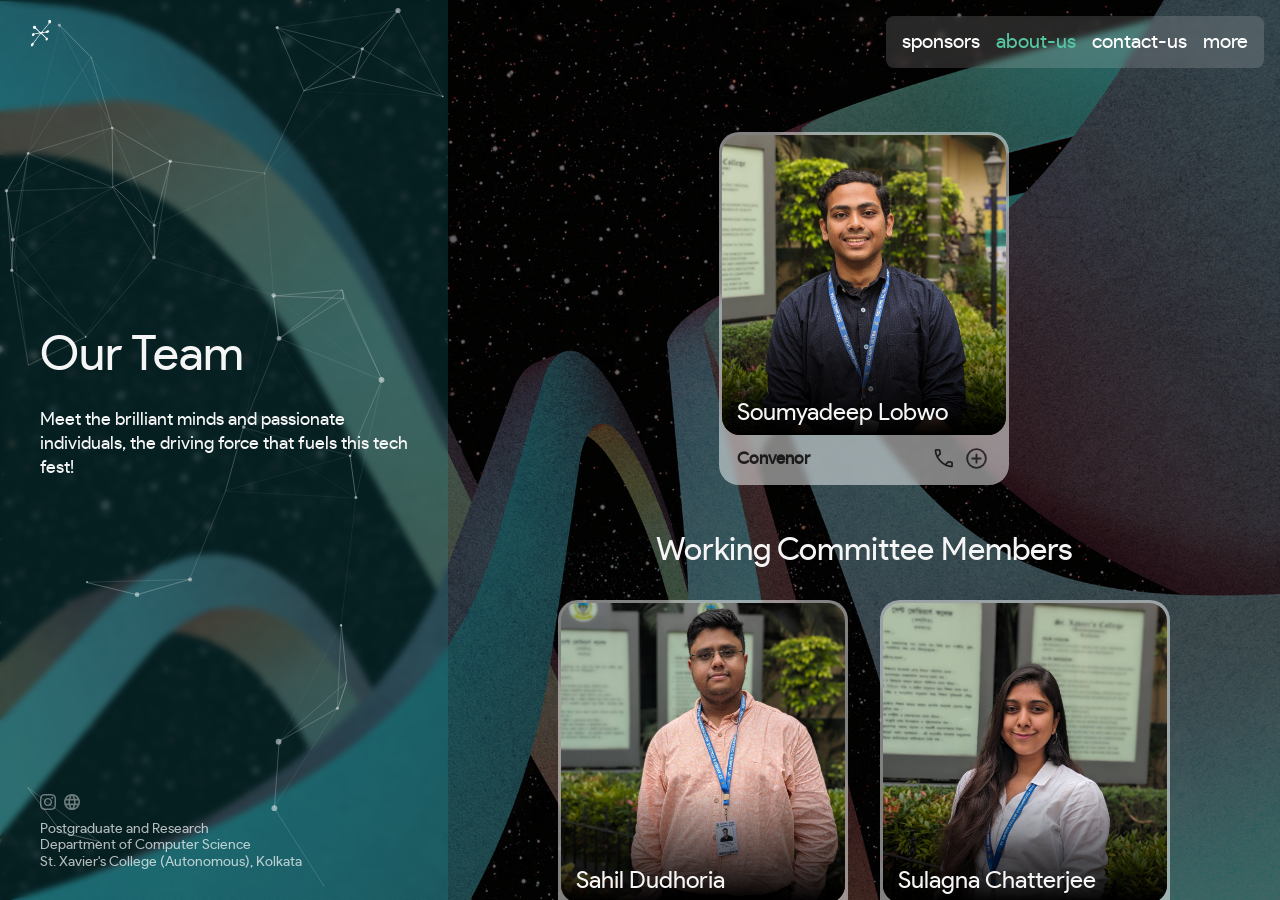
<file: screens/AboutScreen/index.html>
<html lang="en">
  <head>
    <meta charset="UTF-8" />
    <meta http-equiv="X-UA-Compatible" content="IE=edge" />
    <meta
      name="description"
      content="eXabyte is the annual tech fest of St. Xavier's College (Autonomous), Kolkata where innovation meets inspiration. Participate in exciting events, and connect with like-minded tech enthusiasts."
    />
    <meta
      name="keywords"
      content="exabyte, exabyte 24, exabyte 2024, tech fest, innovation, technology, coding, robotics, workshops, competitions"
    />
    <meta
      property="og:title"
      content="eXabyte '24 - Annual Tech Fest of St. Xavier's College (Autonomous), Kolkata"
    />
    <meta
      property="og:description"
      content="Join eXabyte, the ultimate tech fest where innovation meets inspiration. Participate in exciting events, and connect with like-minded tech enthusiasts."
    />
    <title>About Us | eXabyte 2024</title>
  </head>
  <body style="display: flex; justify-content: center; align-items: center">
    redirecting...
  </body>
  <script>
    window.location.replace("/about");
  </script>
</html>
</file>
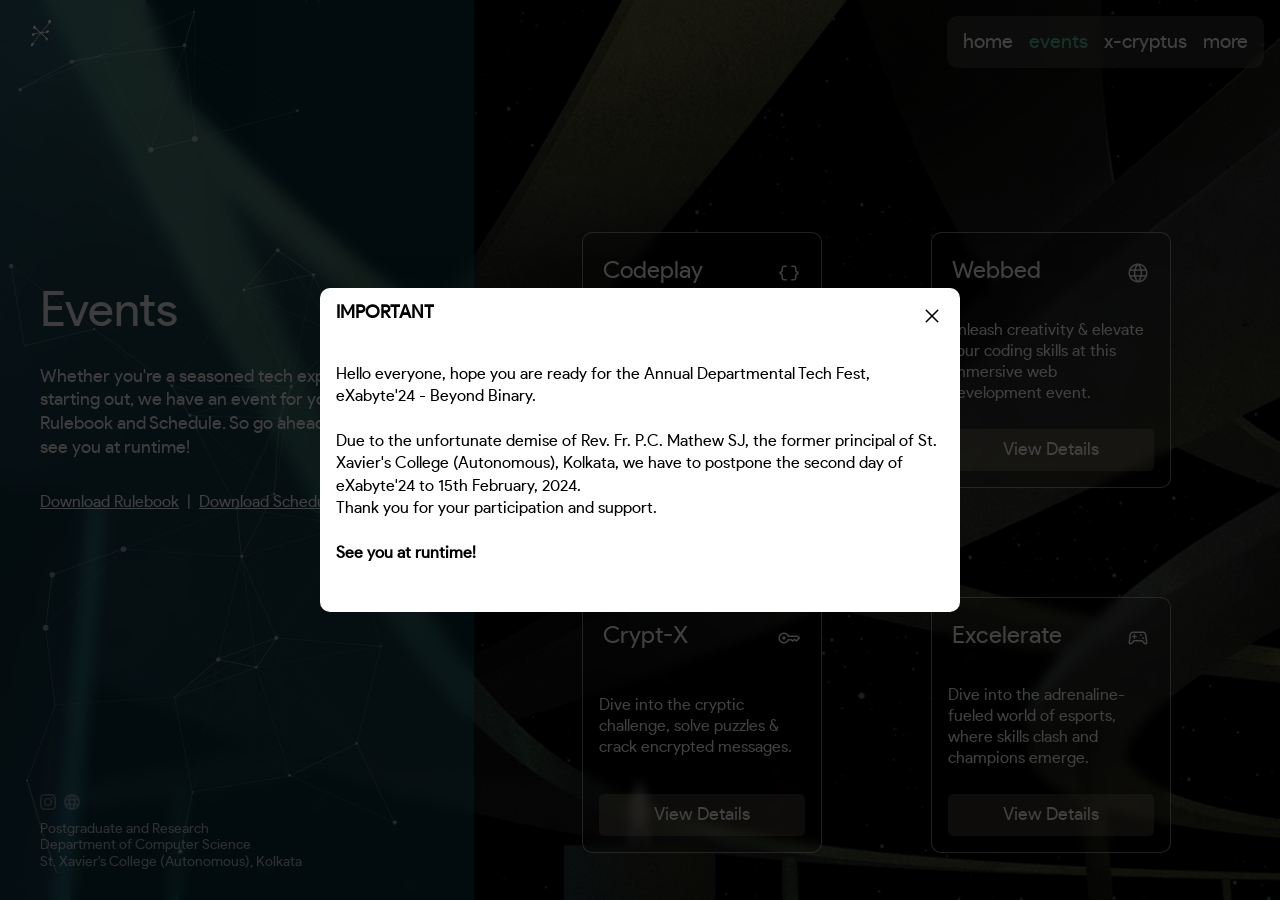
<file: screens/EventsScreen/index.html>
<html lang="en">
  <head>
    <meta charset="UTF-8" />
    <meta http-equiv="X-UA-Compatible" content="IE=edge" />
    <title>Events | eXabyte 2024</title>
  </head>
  <body style="display: flex; justify-content: center; align-items: center">
    redirecting...
  </body>
  <script>
    window.location.replace("/events");
  </script>
</html>
</file>
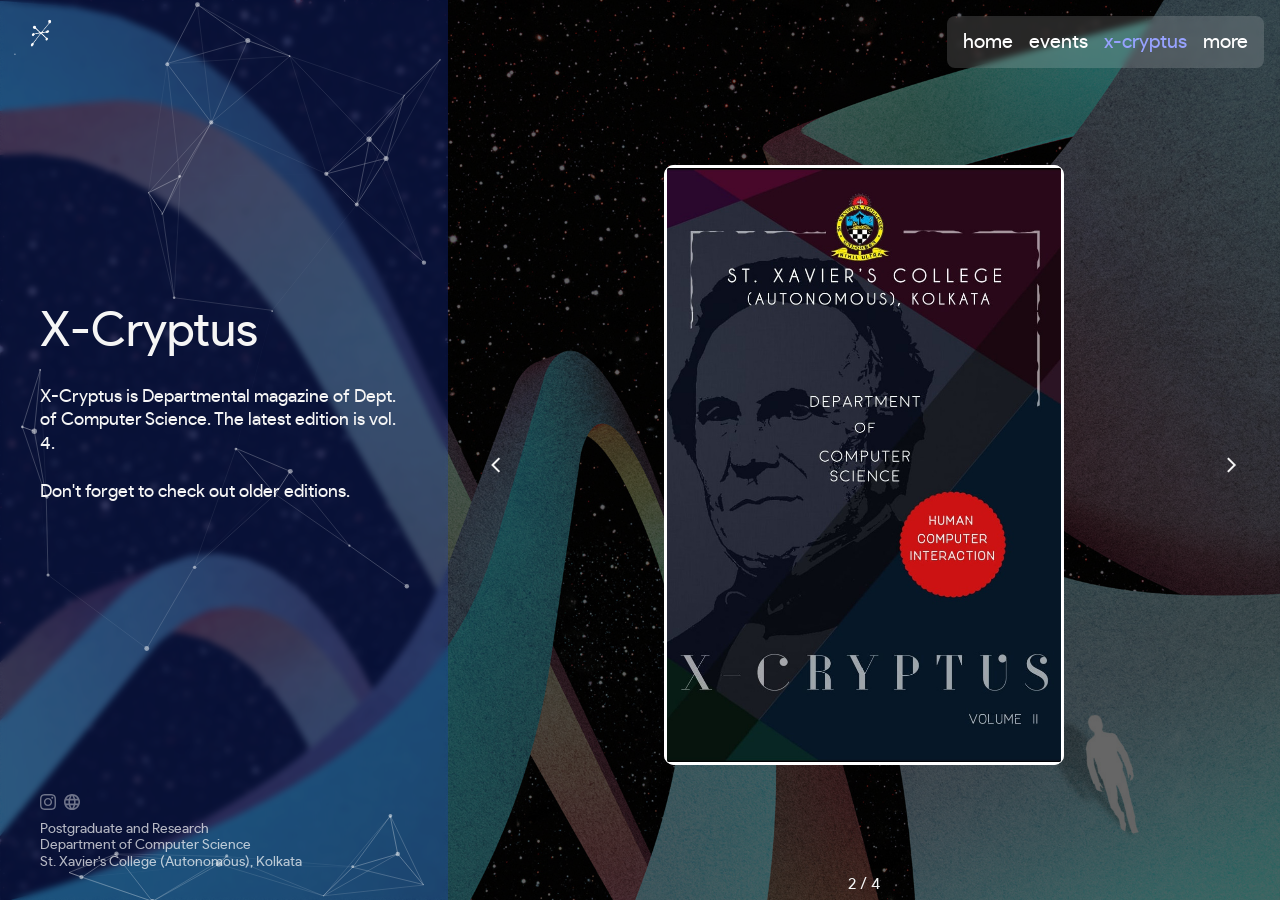
<file: screens/MagazineScreen/index.html>
<html lang="en">
  <head>
    <meta charset="UTF-8" />
    <meta http-equiv="X-UA-Compatible" content="IE=edge" />
    <title>Magazines | eXabyte 2024</title>
  </head>
  <body style="display: flex; justify-content: center; align-items: center">
    redirecting...
  </body>
  <script>
    window.location.replace("/magazines");
  </script>
</html>
</file>
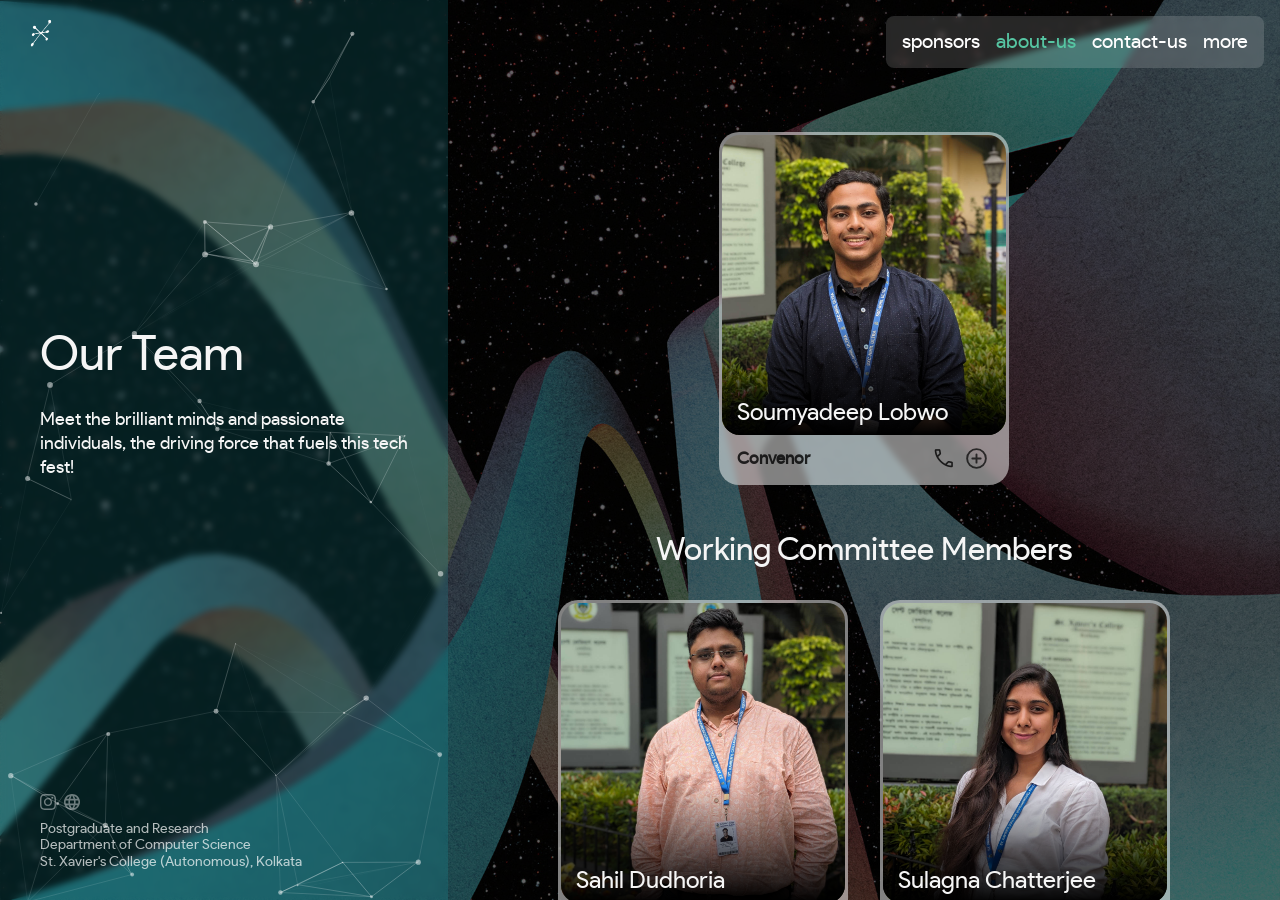
<file: screens/TeamScreen/index.html>
<html lang="en">
  <head>
    <meta charset="UTF-8" />
    <meta http-equiv="X-UA-Compatible" content="IE=edge" />
    <meta
      name="description"
      content="eXabyte is the annual tech fest of St. Xavier's College (Autonomous), Kolkata where innovation meets inspiration. Participate in exciting events, and connect with like-minded tech enthusiasts."
    />
    <meta
      name="keywords"
      content="exabyte, exabyte 24, exabyte 2024, tech fest, innovation, technology, coding, robotics, workshops, competitions"
    />
    <meta
      property="og:title"
      content="eXabyte '24 - Annual Tech Fest of St. Xavier's College (Autonomous), Kolkata"
    />
    <meta
      property="og:description"
      content="Join eXabyte, the ultimate tech fest where innovation meets inspiration. Participate in exciting events, and connect with like-minded tech enthusiasts."
    />
    <title>About Us | eXabyte 2024</title>
  </head>
  <body style="display: flex; justify-content: center; align-items: center">
    redirecting...
  </body>
  <script>
    window.location.replace("/about");
  </script>
</html>
</file>
<file: custom-tags/loading-animation/styles.css>
@import url('https://fonts.googleapis.com/css2?family=DotGothic16&display=swap');

.loader {
  position: fixed;
  z-index: 200;
  width: 100dvw;
  height: 100dvh;
  margin: 0px;
  font-family: "DotGothic16", monospace;
  /* font-weight: 800; */
  font-size: 24px;
  background-color: black;
  color: white;
  display: flex;
  justify-content: center;
  align-items: center;
}
.dynamic {
  display: flex;
  flex-direction: column;
  align-items: end;
  height: 36px;
  overflow: hidden;
  scroll-behavior: smooth;
}

.hidden-no-anim {
  visibility: hidden;
  opacity: 0;
  transition: all;
}

.visible {
  visibility: visible;
  opacity: 100;
  transition: all;
  transition-duration: 1s;
  transition-timing-function: ease-in-out;
}

.hidden {
  visibility: hidden;
  opacity: 0;
  transition: visibility 0s 1s, opacity 1s ease-in-out;
}
</file>
<file: custom-tags/mobile-menu/style.css>
.nav-menu-mobile {
  display: flex;
  flex-direction: column;
  justify-content: center;
  position: fixed;
  top: 0;
  left: 0;
  height: 100dvh;
  width: 100dvw;
  z-index: 101;
  background-color: black;
}
.routes-mobile {
  margin-left: 3rem;
  margin-bottom: 1.5rem;
}
.routes-mobile > li {
  list-style: none;
  margin: 0;
  margin-bottom: 1.5rem;
  padding: 0;
}

.route-mobile > a {
  color: white;
  text-decoration: none;
  font-size: 28px;
}

.close-button {
  position: fixed;
  top: 0;
  right: 0;
  padding: 1rem;
}

.socials-mobile {
  position: fixed;
  margin: 1rem 0;
  font-size: 10px;
  display: flex;
  width: 100dvw;
  flex-direction: column;
  box-sizing: border-box;
  align-items: center;
  justify-content: center;
  bottom: 0;
}

.icons-group {
  display: flex;
  gap: 0.5rem;
  opacity: 0.7;
}

.icons-group img {
  width: 16px;
  margin: 0.5rem 0;
}

.info-mobile {
  text-align: center;
  opacity: 0.5;
}

.smaller-icon {
  font-size: 30px;
}

.menu-visible {
  visibility: visible;
  opacity: 100%;
  transition: all 0.25s ease-in-out;
}

.menu-invisible {
  visibility: hidden;
  opacity: 0%;
  transition: all 0.75s ease-in-out;
  transition-timing-function: cubic-bezier(1, -0.01, 0.53, 1.09);
}

.current-route {
  color: var(--primary-color) !important;
}

.slide-in{
  transform: translateX(0px);
  visibility: visible;
  opacity: 100%;
  transition: all 0.5s ease-in-out;
}

.slide-out {
  transform: translateX(20px);
  visibility: hidden;
  opacity: 0%;
  transition: all 0.25s ease-in-out;
  transition-delay: calc(0.055s * 5);
}

.slide-in ~ li {
  transform: translateX(0px);
  visibility: visible;
  opacity: 100%;
  transition: all 0.5s ease-in-out;
  transition-delay: calc(0.055s * var(--i));
}

.slide-out ~ li {
  transform: translateX(20px);
  visibility: hidden;
  opacity: 0%;
  transition: all 0.25s ease-in-out;
  transition-delay: calc(0.055s * (5 - var(--i)));
}
</file>
<file: custom-tags/desktop-menu/style.css>
.nav-bar-desktop {
  display: flex;
  position: relative;
  z-index: 101;
}

.routes-desktop,
.nav-groups {
  display: flex;
  gap: 1rem;
}

.routes-desktop li {
  list-style: none;
}

.route-desktop > a {
  text-decoration: none;
  font-weight: 500;
  font-size: 20px;
}

.text-black > a {
  color: black;
}

.text-white > a {
  color: white;
}

.current-route {
  color: var(--primary-color) !important;
}

.nav-group-invisible {
  display: none;
}

.nav-group-visible {
  display: flex;
}

.nav-group-toggle {
  background-color: transparent;
  font-weight: 500;
  font-size: 20px;
  padding: 0;
  margin: 0;
  cursor: pointer;
  font-family: "product_sans", monospace;
  border: none;
}

.text-black > .nav-group-toggle {
  color: black;
}

.text-white > .nav-group-toggle {
  color: white;
}
.current-route::after {
  background-color: var(--primary-color) !important;
}

.text-black > .underline-on-hover::after {
  background-color: black;
}

.text-white > .underline-on-hover::after {
  background-color: white;
}

.underline-on-hover {
  display: inline-block;
  position: relative;
}

.underline-on-hover:after {
  content: "";
  position: absolute;
  width: 100%;
  transform: scaleX(0);
  height: 2.52px;
  bottom: 0;
  left: 0;
  transform-origin: bottom right;
  transition: transform 0.25s ease-out;
}

.underline-on-hover:hover:after {
  transform: scaleX(1);
  transform-origin: bottom left;
}
</file>
<file: custom-tags/page-transition-animation/styles.css>
@import url("./domino.css");

.transition-wrapper {
  display: flex;
  position: fixed;
  top: 0;
  left: 0;
  height: 100dvh;
  width: 100dvw;
  justify-content: center;
  align-items: center;
  background-color: black;
  z-index: 101;
  font-size: 20px;
}

.transition-visible {
  visibility: visible;
  opacity: 100%;
  transition: all 0.2s ease-in;
}

.transition-invisible {
  visibility: hidden;
  opacity: 0%;
  transition: all 0.2s ease-in;
}

.transition-invisible-no-anim {
  visibility: hidden;
  opacity: 0%;
  transition: none;
}

.bottom-text{
    position: fixed;
    bottom: 0;
    width: 100%;
    text-align: center;
    margin-bottom: 1rem;
    opacity: 75%;
}

.domino{
    opacity: 75%;
}
</file>
<file: globalStyles.css>
@import url("https://fonts.googleapis.com/css2?family=IBM+Plex+Mono:wght@300;400;500;700&family=DotGothic16&family=Archivo:wght@400;500;600&display=swap");
@import url("https://fonts.googleapis.com/css2?family=Space+Grotesk:wght@400;500;600;700&family=Space+Mono:ital,wght@0,400;0,700;1,400&display=swap");
@import url("/assets/fonts/stylesheet.css");

.desktop, .mobile {
  overflow-x: hidden !important;
}

body {
  height: 100dvh;
  width: 100dvw;
  margin: 0px;
  background-color: black;
  color: whitesmoke;
  font-family: "product_sans", monospace;
  --primary-color: #56c5a2;
  --primary-color-text: #265452;
  --primary-color-text-darker: #06264b;
  --accent-color: #cff5e7;
}

canvas {
  font-family: "Space Mono", monospace;
  position: absolute;
  z-index: 10;
  top: 0;
  left: 0;
}

.material-symbols-outlined {
  font-variation-settings: "FILL" 0, "wght" 300, "GRAD" 0, "opsz" 24;
  user-select: none;
}

.mobile,
.desktop {
  width: 100dvw;
  height: 100dvh;
}

.pixelated {
  line-height: 1.5;
  font-family: "product_sans", monospace;
}

.sans {
  font-family: "product_sans", monospace;
}

.black-bg {
  background-color: black;
  color: white;
}

.white-bg {
  background-color: white;
  color: black;
}

@media only screen and (max-width: 850px) {
  html {
    overflow: hidden;
  }
  body {
    overflow: hidden;
  }
  .mobile {
    display: block;
  }
  .desktop {
    display: none;
  }
}

@media only screen and (min-width: 850px) {
  .mobile {
    display: none;
  }
  .desktop {
    display: block;
  }
}

.glass {
  /* From https://css.glass */
  background: rgba(0, 0, 0, 0.1);
  /* border-radius: 16px; */
  /* box-shadow: 0 4px 30px rgba(0, 0, 0, 0.1); */
  backdrop-filter: blur(4px);
  -webkit-backdrop-filter: blur(4px);
}

.glass-white {
  /* From https://css.glass */
  background: rgba(255, 255, 255, 0.1);
  /* border-radius: 16px; */
  /* box-shadow: 0 4px 30px rgba(0, 0, 0, 0.1); */
  backdrop-filter: blur(4px);
  -webkit-backdrop-filter: blur(4px);
}

/* Display */
.hidden {
  display: none;
}

.block {
  display: block;
}

.inline-block {
  display: inline-block;
}

.flex {
  display: flex;
}

.grid {
  display: grid;
}

/* Positioning */
.static {
  position: static;
}

.fixed {
  position: fixed;
}

.absolute {
  position: absolute;
}

.relative {
  position: relative;
}

/* Margins, Padding, and Borders */
.m-1rem {
  margin: 1rem;
}

.m-3rem {
  margin: 3rem;
}

.p-1rem {
  padding: 1rem;
}

.p-2rem {
  padding: 2rem;
}

/* Typography */
.text-center {
  text-align: center;
}

.font-medium {
  font-weight: 600;
}

.font-bold {
  font-weight: 700;
}

/* Sizing */
.w-full {
  width: 100%;
}

.h-full {
  height: 100%;
}

.h-fit {
  height: fit-content;
}

.w-fit {
  width: fit-content;
}

/* Flexbox */
.justify-center {
  justify-content: center;
}

.justify-between {
  justify-content: space-between;
}

.justify-start {
  justify-content: start;
}

.justify-end {
  justify-content: end;
}

.items-center {
  align-items: center;
}

.items-start {
  align-items: start;
}

.items-end {
  align-items: end;
}

/* Flexbox */
.flex-row {
  flex-direction: row;
}

.flex-col {
  flex-direction: column;
}

.flex-wrap {
  flex-wrap: wrap;
}

/* Borders */
.rounded {
  border-radius: 0.5rem;
}

/* Shadows */
.shadow {
  box-shadow: 0 4px 6px -1px rgba(0, 0, 0, 0.1),
    0 2px 4px -1px rgba(0, 0, 0, 0.06);
}

/* Text */
.text-sm {
  line-height: 1.25;
  font-size: 1rem;
}

.mobile .text-base {
  line-height: 1.35;
  font-size: 1rem;
}

.text-base {
  line-height: 1.35;
  font-size: 0.97rem;
}

.text-md {
  line-height: 1.35;
  font-size: 1.1rem;
}

.text-lg {
  line-height: 1.5;
  font-size: 1.25rem;
}

.text-xl {
  line-height: 1.5;
  font-size: 1.5rem;
}

.text-2xl {
  line-height: 1.75;
  font-size: 2rem;
}

.text-3xl {
  line-height: 2;
  font-size: 2.5rem;
}

.font-light {
  font-weight: lighter;
}

/* Positioning */
.top-0 {
  top: 0;
}

.bottom-0 {
  bottom: 0;
}

.left-0 {
  left: 0;
}

.right-0 {
  right: 0;
}

.inset-0 {
  inset: 0;
}
/* Cursor */
.cursor-pointer {
  cursor: pointer;
}

/* Overflow */
.overflow-hidden {
  overflow: hidden;
}

.overflow-scroll {
  overflow: scroll;
  scroll-behavior: smooth;
}

/* Visibility */
.invisible {
  visibility: hidden;
}

.visible {
  visibility: visible;
}

.collapse {
  visibility: collapse;
}

/* Z-Index */
.z-10 {
  z-index: 10;
}

.z-5 {
  z-index: 5;
}

.z-4 {
  z-index: 4;
}

.z-3 {
  z-index: 3;
}

.z-2 {
  z-index: 2;
}

.z-1 {
  z-index: 1;
}

.z-0 {
  z-index: 0;
}

/* Object Fit */
.object-cover {
  object-fit: cover;
}

.object-contain {
  object-fit: contain;
}

.opacity-0 {
  opacity: 0%;
}

.opacity-25 {
  opacity: 25%;
}

.opacity-40 {
  opacity: 40%;
}

.opacity-50 {
  opacity: 50%;
}

.opacity-60 {
  opacity: 60%;
}

.opacity-75 {
  opacity: 75%;
}

.opacity-100 {
  opacity: 100%;
}

.box-border {
  box-sizing: border-box;
}

.gap-1rem {
  gap: 1rem;
}

.gap-2rem {
  gap: 2rem;
}

.gap-3rem {
  gap: 3rem;
}

.p-1rem {
  padding: 1rem;
}

.p-075rem {
  padding: 0.75rem;
}

.p-05rem {
  padding: 0.5rem;
}

.transition-all {
  transition: all;
  transition-duration: 250ms;
  transition-timing-function: ease-in-out;
}

.text-white {
  color: white;
}

.info-desktop {
  line-height: 1.2;
  font-weight: 500;
}

ul {
  padding-left: 1.75rem;
  padding-top: 0.5rem;
  padding-bottom: 0.5rem;
}

.socials-desktop {
  z-index: 150;
}

* {
  -webkit-tap-highlight-color: transparent;
}
</file>
<file: about/styles.css>
* {
  box-sizing: border-box;
  -webkit-tap-highlight-color: transparent;
}

body, html {
  overflow-x: hidden;
}

.top-0 {
  top: 0;
}
.top-70 {
  top: 70px;
}

.fixed {
  position: fixed;
}

.relative {
  position: relative;
}

.sticky {
  position: sticky;
}

.left-0 {
  left: 0;
}

.right-0 {
  right: 0;
}

.menu-holder {
  padding: 1rem;
  color: rgb(255, 255, 255);
}

.logo-holder {
  left: 0;
  padding: 0.5rem 1rem;
}

.flex {
  display: flex;
}

.flex-wrap {
  flex-wrap: wrap;
}

.flex-dir-col {
  flex-direction: column;
}

.width-33 {
  width: 35%;
}

.width-63 {
  width: 63%;
}

.width-67 {
  width: 65%;
}

.width-100 {
  width: 100%;
}

.height-45 {
  height: 45%;
}

.height-100 {
  height: 100%;
}

.height-screen {
  height: 100vh;
}

.justify-center {
  justify-content: center;
}

.justify-between {
  justify-content: space-between;
}

.justify-end {
  justify-content: end;
}

.items-center {
  align-items: center;
}

.items-end {
  align-items: end;
}

.text-center {
  text-align: center;
}

.link-pointer {
  cursor: pointer;
}

.z-1 {
  z-index: 1;
}

.z-2 {
  z-index: 2;
}

.z-100 {
  z-index: 100;
}

.padding-bottom-16 {
  padding-bottom: 16px;
}

.initial {
  position: initial;
}

.bg-black {
  background: black;
}

/* Mobile mode */

.top-section {
  /* background: var(--primary-color); */
  background-color: rgba(67, 67, 67, 0.6);
  min-height: 250px;
  transition: 0.1s ease-in-out;
}

.top-section header {
  height: 60px;
  font-size: 2.5rem;
  padding: 0 0 0 40px;
  /* background: var(--primary-color); */
  box-shadow: 0 0 0 black;
  transition: 0.2s font-size, 0.1s padding, box-shadow 1s linear;
}
.top-section p {
  margin: 0;
  padding: 10px 40px;
  /* background: var(--primary-color); */
  transition: 0.8s;
}

.transparent-glass-bg-top {
  background-color: rgba(0, 0, 0, 0.5);
  backdrop-filter: blur(3px);
  /* background-color: rgba(255, 255, 255, 0.15);
  -webkit-backdrop-filter: blur(3px); */
}


.middle-section {
  gap: 2rem;
  padding: 70px 0px 40px;
}
.middle-section header {
  font-size: 2rem;
  text-align: center;
  margin: 40px 2rem 10px;
}

.team-members {
  gap: 2.2rem;
  padding: 0 2rem;
}

.profile-card {
  width: 290px;
  border-radius: 20px;
  padding: 3px 3px 0;
  background: rgba(255, 255, 255, 0.5);
  backdrop-filter: blur(3px);
  position: relative;
  bottom: 0;
  transition: 0.3s ease, 0.35s bottom;
  transform: perspective(1px);
}

.card-wrapper-1 {
  position: relative;
  height: 300px;
  width: 100%;
  border-radius: 18px;
}

.profile-picture {
  height: 100%;
  width: 100%;
  object-fit: cover;
  border-radius: 18px;
  user-select: none;
}

.profile-name {
  font-size: 1.5rem;
  font-family: "product_sans", sans-serif;
  position: absolute;
  bottom: 0;
  height: 100%;
  width: 100%;
  padding: 10px 15px;
  border-radius: 18px;
  display: flex;
  align-items: end;
  background: linear-gradient(transparent 60%, black);
}

.card-wrapper-2 {
  color: rgba(0, 0, 0, 0.8);
  padding: 5px 15px;
  height: 50px;
  gap: 1rem;
  position: relative;
}

.role {
  font-size: 1.05rem;
  font-weight: bold;
  padding-bottom: 3px;
}

.profile-icons-group {
  gap: 5px;
  /* position: relative; */
}

.profile-icons-group > a {
  text-decoration: none;
  color: rgba(0, 0, 0, 0.8);
  display: flex;
  align-items: center;
}

.material-symbols-outlined {
  font-size: 1.6rem;
  cursor: pointer;
  transition: 0.3s;
}

@media (hover: hover), (-ms-high-contrast:none) {
  .material-symbols-outlined:hover {
    color: var(--primary-color);
  }
}

#call {
  margin-right: 34px;
}

.more-items {
  height: 45px;
  position: absolute;
  bottom: 5px;
  right: 8px;
  display: flex;
  justify-content: end;
  align-items: center;
  border: 4px solid transparent;
  border-radius: 50px;
  transition: 0.35s, 0.2s box-shadow;
}

.more-items > a {
  text-decoration: none;
  color: rgba(0, 0, 0, 0.8);
  display: flex;
  align-items: center;
  justify-content: center;
  position: absolute;
  bottom: 5px;
  transition: .35s ease;
  transition-delay: .21s;
}

.more-items > a > img {
  height: 22px;
  width: 22px;
}


.plus-icon-wrapper {
  height: 35px;
  width: 35px;
  /* background: rgba(255, 255, 255, 0.5); */
  /* backdrop-filter: blur(7px); */
  border-radius: 50px;
  display: flex;
  align-items: center;
  justify-content: center;
  z-index: 1;
  transition: .3s;
  -webkit-tap-highlight-color: transparent;
}

/* Desktop mode (desktop + mobile mode css is combined): */

/* Scroll Bar styling code: */
@media screen and (min-width: 850px) {
  ::-webkit-scrollbar {
    background: rgb(0, 0, 0);
    width: 18px;
  }
  ::-webkit-scrollbar-thumb {
    background: rgb(59, 60, 61);
    border: 5px solid rgb(0, 0, 0);
    border-radius: 10px;
  }
  ::-webkit-scrollbar-thumb:hover {
    background: rgb(71, 74, 77);
  }
  ::-webkit-scrollbar-thumb:active {
    background: rgb(42, 47, 49);
  }
}

/* Body elements styling */

.LHS {
  /* background: var(--primary-color); */
  background: rgba(31, 202, 214, 0.15);
  backdrop-filter: blur(3px);
  -webkit-backdrop-filter: blur(3px);
}

.LHS header,
.LHS p,
.socials-desktop {
  padding: 0 40px;
}

.LHS header {
  font-size: 3rem;
}

.RHS {
  padding: 100px 0 50px;
  gap: 1rem;
}

.RHS header {
  font-size: 2rem;
  margin: 25px 0 10px;
}

.lhs-sect-wrapper {
  height: 50vh;
}

.socials-desktop {
  color: rgba(255, 255, 255, 0.7);
  font-size: 0.85rem;
  font-weight: bold;
  padding-bottom: 30px;
}

.plus-icon-desktop {
  width: 25px;
  cursor: pointer;
  opacity: 0.8;
  transition: 0.3s;
}

.plus-icon-desktop-hover:hover {
  filter: sepia(1) saturate(100) hue-rotate(40deg);
}

.phone-number-box {
  position: absolute;
  bottom: 54px;
  right: 4px;
  text-wrap: nowrap;
  background: wheat;
  padding: 10px 15px;
  border: 4px solid rgb(201, 164, 115);
  border-radius: 16px;
  display: flex;
  align-items: center;
  justify-content: center;
  gap: 1.2rem;
  transition: 0.3s ease;
}

.show-number {
  opacity: 1;
  z-index: 0;
}
.hide-number {
  opacity: 0;
  z-index: -1;
}

.copy-icon {
  opacity: 0.8;
}

.h-full {
  height: 100%;
}

.mt-2rem {
  margin-top: 2rem;
}

.gap-2rem {
  gap: 2rem;
}

.transparent-glass-bg {
  /* From https://css.glass */
  background: rgba(0, 0, 0, 0.36);
  border-radius: 16px;
  box-shadow: 0 4px 30px rgba(0, 0, 0, 0.1);
  backdrop-filter: blur(5.2px);
  -webkit-backdrop-filter: blur(5.2px);
}

.glass-white {
  background-color: rgba(255, 255, 255, 0.15);
  backdrop-filter: blur(3px);
}

.desktop video {
  transform: rotate(-90deg);
}
</file>
<file: contact/styles.css>
* {
  box-sizing: border-box;
  -webkit-tap-highlight-color: transparent;
}

body,
html {
  overflow: hidden;
}

.top-0 {
  top: 0;
}
.top-70 {
  top: 70px;
}

.fixed {
  position: fixed;
}

.relative {
  position: relative;
}

.sticky {
  position: sticky;
}

.left-0 {
  left: 0;
}

.right-0 {
  right: 0;
}

.menu-holder {
  padding: 1rem;
  color: rgb(255, 255, 255);
}

.logo-holder {
  left: 0;
  padding: 0.5rem 1rem;
}

.flex {
  display: flex;
}

.flex-wrap {
  flex-wrap: wrap;
}

.flex-dir-col {
  flex-direction: column;
}

.width-33 {
  width: 35%;
}

.width-63 {
  width: 63%;
}

.width-67 {
  width: 65%;
}

.width-100 {
  width: 100%;
}

.height-45 {
  height: 45%;
}

.height-100 {
  height: 100%;
}

.height-screen {
  height: 100vh;
}

.justify-center {
  justify-content: center;
}

.justify-between {
  justify-content: space-between;
}

.justify-end {
  justify-content: end;
}

.items-center {
  align-items: center;
}

.items-end {
  align-items: end;
}

.text-center {
  text-align: center;
}

.link-pointer {
  cursor: pointer;
}

.z-1 {
  z-index: 1;
}

.z-2 {
  z-index: 2;
}

.z-100 {
  z-index: 100;
}

.padding-bottom-16 {
  padding-bottom: 16px;
}

.initial {
  position: initial;
}

.bg-black {
  background: black;
}

/* Mobile mode */

.top-section {
  /* background: var(--primary-color); */
  background-color: rgba(67, 67, 67, 0.6);
  min-height: 250px;
  transition: 0.1s ease-in-out;
}

.top-section header {
  height: 60px;
  font-size: 2.5rem;
  padding: 0 0 0 40px;
  /* background: var(--primary-color); */
  box-shadow: 0 0 0 black;
  transition: 0.2s font-size, 0.1s padding, box-shadow 1s linear;
}
.top-section p {
  margin: 0;
  padding: 10px 40px;
  /* background: var(--primary-color); */
  transition: 0.8s;
}

.transparent-glass-bg-top {
  background-color: rgba(0, 0, 0, 0.5);
  backdrop-filter: blur(3px);
  /* background-color: rgba(255, 255, 255, 0.15);
    -webkit-backdrop-filter: blur(3px); */
}

.middle-section {
  gap: 2rem;
  padding: 70px 0px 40px;
}
.middle-section header {
  font-size: 2rem;
  text-align: center;
  margin: 40px 2rem 10px;
}

.team-members {
  gap: 2.2rem;
  padding: 0 2rem;
}

.profile-card {
  width: 290px;
  border-radius: 20px;
  padding: 3px 3px 0;
  background: rgb(255, 255, 255);
  position: relative;
  bottom: 0;
  transition: 0.3s ease, 0.35s bottom;
  transform: perspective(1px);
}

.card-wrapper-1 {
  position: relative;
  height: 300px;
  width: 100%;
  border-radius: 18px;
}

.profile-picture {
  height: 100%;
  width: 100%;
  object-fit: cover;
  border-radius: 18px;
  user-select: none;
}

.profile-name {
  font-size: 1.5rem;
  font-family: "product_sans", sans-serif;
  position: absolute;
  bottom: 0;
  height: 100%;
  width: 100%;
  padding: 10px 15px;
  border-radius: 18px;
  display: flex;
  align-items: end;
  background: linear-gradient(transparent 60%, black);
}

.card-wrapper-2 {
  color: rgba(0, 0, 0, 0.8);
  padding: 5px 15px;
  height: 50px;
  gap: 1rem;
  position: relative;
}

.role {
  font-size: 1.05rem;
  font-weight: bold;
  padding-bottom: 3px;
}

.profile-icons-group {
  gap: 5px;
  /* position: relative; */
}

.profile-icons-group > a {
  text-decoration: none;
  color: rgba(0, 0, 0, 0.8);
  display: flex;
  align-items: center;
}

.material-symbols-outlined {
  font-size: 1.6rem;
  cursor: pointer;
  transition: 0.3s;
}

@media (hover: hover), (-ms-high-contrast: none) {
  .material-symbols-outlined:hover {
    color: var(--primary-color);
  }
}

#call {
  margin-right: 34px;
}

.more-items {
  height: 45px;
  position: absolute;
  bottom: 5px;
  right: 8px;
  display: flex;
  justify-content: end;
  align-items: center;
  border: 4px solid transparent;
  border-radius: 50px;
  transition: 0.35s, 0.2s box-shadow;
}

.more-items > a {
  text-decoration: none;
  color: rgba(0, 0, 0, 0.8);
  display: flex;
  align-items: center;
  justify-content: center;
  position: absolute;
  bottom: 5px;
  transition: 0.35s ease;
  transition-delay: 0.21s;
}

.more-items > a > img {
  height: 22px;
  width: 22px;
}

.plus-icon-wrapper {
  height: 35px;
  width: 35px;
  background: rgb(255, 255, 255);
  border-radius: 50px;
  display: flex;
  align-items: center;
  justify-content: center;
  z-index: 1;
  transition: 0.3s;
  -webkit-tap-highlight-color: transparent;
}

/* Desktop mode (desktop + mobile mode css is combined): */

/* Scroll Bar styling code: */
@media screen and (min-width: 850px) {
  ::-webkit-scrollbar {
    background: rgb(0, 0, 0);
    width: 18px;
  }
  ::-webkit-scrollbar-thumb {
    background: rgb(59, 60, 61);
    border: 5px solid rgb(0, 0, 0);
    border-radius: 10px;
  }
  ::-webkit-scrollbar-thumb:hover {
    background: rgb(71, 74, 77);
  }
  ::-webkit-scrollbar-thumb:active {
    background: rgb(42, 47, 49);
  }
}

/* Body elements styling */

.LHS {
  /* background: var(--primary-color); */
  background: rgba(31, 180, 214, 0.25);
  /* background: rgba(31, 64, 214, 0.15); */
  backdrop-filter: blur(7px);
  -webkit-backdrop-filter: blur(7px);
}

.LHS header,
.LHS p,
.socials-desktop {
  padding: 0 40px;
}

.LHS header {
  font-size: 3rem;
}

.RHS {
  padding: 100px 0 50px;
  gap: 1rem;
}

.RHS header {
  font-size: 2rem;
  margin: 25px 0 10px;
}

.lhs-sect-wrapper {
  height: 50vh;
}

.socials-desktop {
  color: rgba(255, 255, 255, 0.7);
  font-size: 0.85rem;
  font-weight: bold;
  padding-bottom: 30px;
}

.plus-icon-desktop {
  width: 25px;
  cursor: pointer;
  opacity: 0.8;
  transition: 0.3s;
}

.plus-icon-desktop-hover:hover {
  filter: sepia(1) saturate(100) hue-rotate(40deg);
}

.phone-number-box {
  position: absolute;
  bottom: 54px;
  right: 4px;
  text-wrap: nowrap;
  background: wheat;
  padding: 10px 15px;
  border: 4px solid rgb(201, 164, 115);
  border-radius: 16px;
  display: flex;
  align-items: center;
  justify-content: center;
  gap: 1.2rem;
  transition: 0.3s ease;
}

.show-number {
  opacity: 1;
  z-index: 0;
}
.hide-number {
  opacity: 0;
  z-index: -1;
}

.copy-icon {
  opacity: 0.8;
}

.h-full {
  height: 100%;
}

.mt-2rem {
  margin-top: 2rem;
}

.gap-2rem {
  gap: 2rem;
}

.transparent-glass-bg {
  /* From https://css.glass */
  background: rgba(0, 0, 0, 0.36);
  border-radius: 16px;
  box-shadow: 0 4px 30px rgba(0, 0, 0, 0.1);
  backdrop-filter: blur(5.2px);
  -webkit-backdrop-filter: blur(5.2px);
}

.glass-white {
  background-color: rgba(255, 255, 255, 0.15);
  backdrop-filter: blur(3px);
}

.desktop video {
  transform: rotate(-90deg);
}

input,
textarea {
  background: rgba(255, 255, 255, 0.3);
  border-color: rgba(255, 255, 255, 0.5);
  color: rgb(0, 0, 0);
  border-width: 2px !important;
  border-style: solid;
  width: 100%;
  padding: 1rem;
  box-sizing: border-box;
  font-family: "product_sans", sans-serif;
  font-weight: bold;
  backdrop-filter: blur(1px);
}

.desktop input, .desktop textarea {
  color: white;
}

input::placeholder,
textarea::placeholder {
  color: rgba(0, 0, 0, 0.7);
  font-family: "product_sans", sans-serif;
  font-weight: bold;
}

.button-group {
  display: flex;
  gap: 0.5rem;
}

.submit-button {
  padding: 1rem;
  font-size: 1.2rem;
  width: 100%;
  font-weight: 500;
  border-radius: 5px;
  border: none;
  background-color: wheat;
  font-family: "product_sans", sans-serif;
}
.desktop .submit-button, .desktop .call-button {
  background-color: rgb(184, 209, 255);
}

.desktop input, .desktop textarea {
  backdrop-filter: blur(5px);
}
.call-button {
  width: 20%;
  padding: 1rem;
  background-color: wheat;
  color: black;
  display: flex;
  justify-content: center;
  align-items: center;
  border-radius: 5px;
  text-decoration: none;
}

.bg-white {
  background-color: #fff;
}

.shadow-md {
  box-shadow: 0 4px 6px -1px rgba(0, 0, 0, 0.1),
    0 2px 4px -1px rgba(0, 0, 0, 0.06);
}

.rounded {
  border-radius: 10px;
}

.px-8 {
  padding-left: 2rem;
  padding-right: 2rem;
}

.pt-6 {
  padding-top: 1.5rem;
}

.pb-8 {
  padding-bottom: 2rem;
}

.mb-4 {
  margin-bottom: 1rem;
}

.mb-6 {
  margin-bottom: 1.5rem;
}

.block {
  display: block;
}

.text-gray-700 {
  color: #4a5568;
}

.text-sm {
  font-size: 0.875rem;
}

.font-bold {
  font-weight: 700;
}

.appearance-none {
  -webkit-appearance: none;
  -moz-appearance: none;
  appearance: none;
}

.border {
  border-width: 1px;
}

.py-2 {
  padding-top: 0.5rem;
  padding-bottom: 0.5rem;
}

.px-3 {
  padding-left: 0.75rem;
  padding-right: 0.75rem;
}

.leading-tight {
  line-height: 1.25;
}

/* Button Styles */

.text-white {
  color: #fff;
}

.py-2 {
  padding-top: 0.5rem;
  padding-bottom: 0.5rem;
}

.px-4 {
  padding-left: 1rem;
  padding-right: 1rem;
}

.w-70p {
  width: 70%;
}
.w-90p {
  width: 90%;
}
</file>
<file: custom-tags/modal/styles-1.css>
/* Modal Styles */
.modal-wrapper {
  display: none;
  flex-direction: column;
  justify-content: center;
  opacity: 0;
  position: fixed;
  z-index: 101;
  inset: 0;
  width: 100dvw;
  height: 100dvh;
  background-color: rgba(0, 0, 0, 0.75);
  padding: 3rem 2rem;
  box-sizing: border-box;
}
.modal-content,
.modal-top,
.modal-bottom {
  background-color: white;
  color: black;
}
.modal-top {
  box-sizing: border-box;
  border-radius: 10px;
  border-bottom-left-radius: 0;
  border-bottom-right-radius: 0;
  width: 100%;
  display: flex;
  justify-content: space-between;
  padding: 1rem;
}
.modal-header {
  font-size: large;
  font-weight: bold;
}
.modal-content {
  box-sizing: border-box;
  width: 100%;
  max-height: 80%;
  height: fit-content;
  overflow: auto;
  padding: 1rem;
  line-height: 1.4;
}
.modal-bottom {
  box-sizing: border-box;
  width: 100%;
  border-radius: 10px;
  border-top-left-radius: 0;
  border-top-right-radius: 0;
  padding: 1rem;
  display: flex;
  justify-content: center;
  align-items: center;
  background-color: rgb(255, 213, 136);
}

.modal-bottom > a {
    text-decoration: none;
    font-weight: bold;
    color: black;
    display: flex;
    gap: 0.5rem;
    align-items: center;
    justify-content: center;
}
.cursor-pointer {
  cursor: pointer;
}
.close {
  color: #aaa;
  float: right;
  font-size: 28px;
  font-weight: bold;
}

.close:hover,
.close:focus {
  color: black;
  text-decoration: none;
  cursor: pointer;
}

@media only screen and (min-width: 850px) {
  .modal-wrapper {
    padding: 3rem 25%;
  }
}
</file>
<file: events/styles.css>
.top-section {
  /* background: var(--primary-color); */
  background-color: rgba(67, 67, 67, 0.5);
  min-height: 250px;
  transition: 0.1s ease-in-out;
}

.top-section header {
  height: 60px;
  font-size: 2.5rem;
  padding: 0 0 0 40px;
  /* background: var(--primary-color); */
  box-shadow: 0 0 0 black;
  transition: 0.2s font-size, 0.1s padding, top 0.3s linear,
    box-shadow 1s linear;
}

.top-section p {
  margin: 0;
  padding: 10px 40px;
  /* background: var(--primary-color); */
  transition: 0.8s;
}

.events-items {
  gap: 1rem;
  padding: 70px 0px 40px;
  transition: 0.3s;
}

.events-items header {
  font-size: 2rem;
  margin: 20px 0 10px;
}

.favicon img {
  height: 10dvh;
}

* {
  box-sizing: border-box;
}

body {
  overflow-x: hidden;
}

.top-0 {
  top: 0;
}

.top-70 {
  top: 70px;
}

.fixed {
  position: fixed;
}

.relative {
  position: relative;
}

.sticky {
  position: sticky;
}

.left-0 {
  left: 0;
}

.right-0 {
  right: 0;
}

.menu-holder {
  padding: 1rem;
  color: rgb(255, 255, 255);
}

.logo-holder {
  left: 0;
  padding: 0.5rem 1rem;
}

.flex {
  display: flex;
}

.flex-wrap {
  flex-wrap: wrap;
}

.flex-dir-col {
  flex-direction: column;
}

.width-33 {
  width: 37%;
}

.width-63 {
  width: 63%;
}

.width-67 {
  width: 63%;
}

.width-100 {
  width: 100%;
}

.height-45 {
  height: 45%;
}

.height-100 {
  height: 100%;
}

.height-screen {
  height: 100vh;
}

.justify-center {
  justify-content: center;
}

.justify-between {
  justify-content: space-between;
}

.justify-end {
  justify-content: end;
}

.items-center {
  align-items: center;
}

.items-end {
  align-items: end;
}

.text-center {
  text-align: center;
}

.link-pointer {
  cursor: pointer;
}

.z-1 {
  z-index: 1;
}

.z-100 {
  z-index: 100;
}

.padding-bottom-16 {
  padding-bottom: 16px;
}

.initial {
  position: initial;
}

.bg-black {
  background: black;
}

.h-full {
  height: 100%;
}

.mt-2rem {
  margin-top: 2rem;
}

/*ID'S */
#icon1 {
  bottom: 70px;
}

#icon2 {
  bottom: 110px;
}

#icon3 {
  bottom: 90px;
}

#icon4 {
  bottom: 70px;
}

#button2 {
  top: 45px;
}

#button3 {
  top: 70px;
}

/* Desktop mode */

/* Scroll Bar styling code: */
@media screen and (min-width: 850px) {
  ::-webkit-scrollbar {
    background: rgba(0, 0, 0, 0);
    width: 10px;
  }

  ::-webkit-scrollbar-thumb {
    background: rgba(0, 0, 0, 0.1);
    border: 2px solid rgba(0, 0, 0, 0.3);
    border-radius: 10px;
  }

  ::-webkit-scrollbar-thumb:hover {
    background: rgb(71, 74, 77);
  }

  ::-webkit-scrollbar-thumb:active {
    background: rgb(42, 47, 49);
  }
}

/* Body elements styling */

.LHS {
  background: rgba(31, 180, 214, 0.25);
  backdrop-filter: blur(7px);
  -webkit-backdrop-filter: blur(7px);
}

.LHS header,
.LHS p,
.socials-desktop {
  padding: 0 40px;
}

.LHS header {
  font-size: 3rem;
}

.RHS {
  padding: 80px 0 50px;
  gap: 1rem;
  margin-top: 120px;
  height: fit-content;
}

.RHS header {
  font-size: 2rem;
  margin: 25px 0 10px;
}

.socials-desktop {
  color: rgba(255, 255, 255, 0.7);
  font-size: 0.85rem;
  font-weight: bold;
  padding-bottom: 30px;
}

.cardinit {
  gap: 2.8rem;
  padding: 0 40px;
}

.carddetails {
  font-size: 2.4rem;
  font-weight: bold;
  color: black;
  font-family: Impact, Haettenschweiler, "Arial Narrow Bold", sans-serif;
  top: 20px;
  left: 10px;
}

#dicon2 {
  left: 250px;
  bottom: 105px;
}

#dicon3 {
  left: 250px;
  bottom: 90px;
}

#dicon4 {
  left: 250px;
  bottom: 70px;
}

.caption {
  top: 40px;
  left: 20px;
  font-size: 14px;
  color: black;
  text-overflow: ellipsis;
}

.event-logo-desktop {
  width: 290px;
  height: 290px;
  margin-bottom: 20px;
  border-radius: 15px;
  transition: 0.3s ease;
  background-color: white;
  text-overflow: ellipsis;
}

/*mobile*/

.event-logo-mobile {
  width: 290px;
  height: 270px;
  margin-bottom: 20px;
  border-radius: 15px;
  transition: 0.3s ease;
  background-color: white;
  text-overflow: ellipsis;
}

.bigger-card {
  margin-bottom: 20px;
}

.bigger-card > .event-logo-desktop {
  height: 200px;
  width: 300px;
}

.bigger-card > .event-mobile-desktop {
  height: 200px;
  width: 300px;
}

.bigger-card > .carddetails {
  font-size: 2rem;
}

.bigger-card > .bigger-card > .carddetails,
.bigger-card > .carddetails span,
.cards:hover > div > .highlighter {
  height: 45%;
  opacity: 1;
}

.cards:hover > .event-logo-desktop {
  transform: scale(1.15);
}

.transparent-glass-bg {
  /* From https://css.glass */
  background: rgba(0, 0, 0, 0.36);
  border-radius: 16px;
  box-shadow: 0 4px 30px rgba(0, 0, 0, 0.1);
  backdrop-filter: blur(5.2px);
  -webkit-backdrop-filter: blur(5.2px);
}

.transparent-glass-bg-top {
  background-color: rgba(67, 67, 67, 0.5);
  backdrop-filter: blur(3px);
  /* background-color: rgba(255, 255, 255, 0.15);
  -webkit-backdrop-filter: blur(3px); */
}

.event-card {
  width: 270px;
  height: 230px;
}

.rounded {
  border-radius: 10px;
}

.p-1rem {
  padding: 1rem;
}

/* .text-lg {
  font-size: 24px;
} */

.text-sm {
  font-size: 12px;
}

.card-symbol {
  background-color: var(--primary-color-text);
  padding: 0.25rem;
}

.circle {
  border-radius: 100%;
  height: 35px;
  width: 35px;
}

.font-bold {
  font-weight: 500;
}

.gap-1rem {
  gap: 1rem;
}

.gap-3rem {
  gap: 3rem;
}

.card-button,
.card-content {
  padding-top: 0.5rem;
}
.card-button button {
  padding: 1rem;
  width: 100%;
  border: none;
  border-radius: 0.5rem;
}

.card-button .filled {
  background-color: var(--primary-color);
  color: white;
}
.cursor-pointer {
  cursor: pointer;
}

button:disabled {
  opacity: 0.5;
  cursor: not-allowed;
}

.glass-white {
  background-color: rgba(255, 255, 255, 0.15);
  backdrop-filter: blur(3px);
}

.desktop video {
  transform: rotate(-90deg);
}
</file>
<file: events/cards.css>
.event-card ::before {
  position: fixed;
  content: "";
  box-shadow: 0 0 100px 40px #ffffff08;
  top: -10%;
  left: -200%;
  transform: rotate(-45deg);
  height: 60rem;
  transition: 0.7s all;
}
.desktop .event-card:hover {
  border: 1px solid #ffffff;
  box-shadow: 0 7px 50px 10px #000000aa;
  transform: scale(1.015);
  filter: brightness(1.3);
}
.desktop .event-card:hover ::before {
  filter: brightness(0.5);
  top: -100%;
  left: 300%;
}

.opacity-40 {
  opacity: 40%;
}
.screen {
  height: 100vh;
}
.p-2rem {
  padding: 2rem;
}
.mt-1rem {
  margin-top: 1rem;
}
.mt-2rem {
  margin-top: 2rem;
}

.mt-5rem {
  margin-top: 5rem;
}
.mb-15p {
  margin-bottom: 15%;
}
.flex-basis-15 {
  flex-basis: 35%;
}

.flex-basis-75 {
  flex-basis: 75%;
}
.h-15rem {
  min-height: 15rem;
  height: 40vh;
}
select {
  padding: 5px;
  color: white;
  font-size: 16px;
  font-family: "Karla", sans-serif;
  padding: 1rem;
  border-radius: 5px;
  outline: none;
  backdrop-filter: blur(2px);
  background: rgba(36, 35, 35, 0.3);
  width: 100%;
  /* -webkit-appearance: none; */
  border: 2px rgba(255, 255, 255, 0.5) solid;
  cursor: pointer;
}
option {
  font-size: 1rem;
  /* color: rgb(33, 172, 107); */
  background: rgb(22, 22, 22);
  cursor: pointer;
}
.select-button {
  width: 4rem;
  height: 4rem;
  color: white;
  background: rgba(255, 255, 255, 0.2);
  backdrop-filter: blur(2px);
  border: none;
  border-radius: 5px;
  cursor: pointer;
}
.select-button-icon {
  transition: 0.3s;
  position: relative;
}
.select-button:hover > .select-button-icon {
  animation: move-to-fro 0.7s linear infinite;
}
@keyframes move-to-fro {
  0% {
    left: 0;
  }
  25% {
    left: 1.5px;
  }
  50% {
    left: 0;
  }
  75% {
    left: -1.5px;
  }
  100% {
    left: 0;
  }
}
.gradient {
  background: rgb(2, 0, 36);
  background: linear-gradient(
    0deg,
    rgb(2, 0, 36) 0%,
    rgba(255, 255, 255, 0) 100%
  );
  height: 50%;
}
.register-button,
.info-button {
  width: 100%;
  border: none;
  background-color: rgba(245, 222, 179, 0.21);
  border-radius: 5px;
  padding: 0.75rem;
  font-family: "product_sans";
  font-size: large;
  color: white;
  cursor: pointer;
}

.gap-05rem {
  gap: 0.5rem;
}

.mobile .swiper {
  max-width: 20rem;
}

.transparent-glass-bg {
  /* From https://css.glass */
  background: rgba(0, 0, 0, 0.3);
  box-shadow: 0 4px 30px rgba(0, 0, 0, 0.1);
  backdrop-filter: blur(3px);
  -webkit-backdrop-filter: blur(3px);
  transition: all;
}

.transparent-glass-bg-2 {
  /* From https://css.glass */
  background: rgba(0, 0, 0, 0.3);
  backdrop-filter: blur(1.5px);
  -webkit-backdrop-filter: blur(1px);
  transition: all;
}

.transparent-glass-bg-text {
  /* From https://css.glass */
  background: rgba(0, 0, 0, 0);
  backdrop-filter: blur(2px);
  -webkit-backdrop-filter: blur(0.5px);
  transition: all;
}

.p-025rem {
  padding: 0.25rem;
}
.w-85p {
  width: calc(100dvw - 6rem);
  max-width: 350px;
}

.underline {
  border-bottom: 2px white solid;
  width: fit-content;
}

.event-card {
  overflow: hidden;
  transition: all 250ms ease-in-out;
}

.desktop .event-card {
  width: 15rem;
  margin: 2rem;
  height: 16rem !important;
  background-color: rgba(0, 0, 0, 0.1);
  backdrop-filter: blur(5px);
  color: rgb(255, 255, 255);
  display: flex;
  border: 1px rgba(255, 255, 255, 0.5) solid;
}

.mobile .event-card {
  width: 75vw;
  margin: 1rem;
  padding: 1.25rem;
  height: 16rem !important;
  background-color: rgba(0, 0, 0, 0.1);
  backdrop-filter: blur(5px);
  color: rgb(255, 255, 255);
  display: flex;
  border: 1px rgba(255, 255, 255, 0.5) solid;
}

.event-card .display {
  margin-bottom: 0.25rem;
}
</file>
<file: magazines/style.css>
* {
  box-sizing: border-box;
}

body {
  overflow-x: hidden;
}

.top-0 {
  top: 0;
}
.top-70 {
  top: 70px;
}

.fixed {
  position: fixed;
}

.relative {
  position: relative;
}

.sticky {
  position: sticky;
}

.left-0 {
  left: 0;
}

.right-0 {
  right: 0;
}

.menu-holder {
  padding: 1rem;
  color: rgb(255, 255, 255);
}

.logo-holder {
  left: 0;
  padding: 0.5rem 1rem;
}

.flex {
  display: flex;
}

.flex-wrap {
  flex-wrap: wrap;
}

.flex-dir-col {
  flex-direction: column;
}

.width-33 {
  width: 35%;
}

.width-63 {
  width: 63%;
}

.width-67 {
  width: 65%;
}

.width-100 {
  width: 100%;
}

.height-45 {
  height: 45%;
}

.height-100 {
  height: 100%;
}

.height-screen {
  height: 100vh;
}

.justify-center {
  justify-content: center;
}

.justify-between {
  justify-content: space-between;
}

.justify-end {
  justify-content: end;
}

.items-center {
  align-items: center;
}

.items-end {
  align-items: end;
}

.text-center {
  text-align: center;
}

.link-pointer {
  cursor: pointer;
}

.z-1 {
  z-index: 1;
}

.z-100 {
  z-index: 100;
}

.padding-bottom-16 {
  padding-bottom: 16px;
}

.initial {
  position: initial;
}

.bg-black {
  background: black;
}

/* Desktop style */
.LHS {
  /* background: var(--primary-color); */
  background: rgba(31, 64, 214, 0.25);
  backdrop-filter: blur(3px);
  -webkit-backdrop-filter: blur(5px);
}

.LHS header,
.LHS p,
.socials-desktop {
  padding: 0 40px;
}

.LHS header {
  font-size: 3rem;
}

.RHS {
  padding: 80px 0 50px;
  gap: 1rem;
  position: relative;
}

.RHS > .swiper {
  display: flex;
  justify-content: center;
  align-items: center;
}

.RHS header {
  font-size: 2rem;
  margin: 25px 0 10px;
}

.lhs-sect-wrapper {
  height: 50vh;
}

.socials-desktop {
  color: rgba(255, 255, 255, 0.7);
  font-size: 0.85rem;
  font-weight: bold;
  padding-bottom: 30px;
}
@media (min-width: 850px) {
  .swiper {
    border-radius: 10px !important;
    overflow: hidden;
    height: 600px;
    width: 400px;
    margin-left: 0px !important;
    margin-right: 0px !important;
    /* -webkit-box-shadow: 0px 0px 35px 8px rgba(116, 220, 255, 0.5);
    -moz-box-shadow: 0px 0px 35px 8px rgba(116, 220, 255, 0.5);
    box-shadow: 0px 0px 35px 8px rgba(116, 220, 255, 0.5); */
  }
  .swiper-slide {
    display: flex;
    justify-content: center;
    align-items: center;
    border-radius: 10px !important;
    font-size: 22px;
    font-weight: bold;
    color: #fff;
  }

  .swiper-slide img {
    width: 400px;
    height: 600px;
    aspect-ratio: calc(3 / 4);
    object-fit: cover;
    border-radius: 5px !important;
    border: 3px white solid;
  }
}

/* Mobile style */

.top-section {
  /* background: var(--primary-color); */
  background-color: rgba(67, 67, 67, 0.5);
  min-height: 250px;
  transition: 0.1s ease-in-out;
}

.top-section header {
  height: 60px;
  font-size: 2.5rem;
  padding: 0 0 0 40px;
  transition: 0.2s font-size, 0.1s padding, top 0.3s linear;
}
.top-section p {
  margin: 0;
  padding: 10px 40px;
  /* background: var(--primary-color); */
  transition: 0.8s;
}

.xcryptusmob-items {
  gap: 1rem;
  padding: 70px 0px 40px;
  transition: 0.3s;
}
@media (max-width: 850px) {
  .swiper {
    width: 60vw;
    height: 50vh;
    overflow: hidden;
  }

  .xcryptusmob-items .swiper-slide {
    display: flex;
    justify-content: center;
    border-radius: 10px;
    font-size: 18px;
    font-weight: bold;
    color: #fff;
    border: 2px rgba(255, 255, 255, 0.5) solid;
  }

  .xcryptusmob-items .swiper-slide img {
    object-fit: cover;
    width: 100%;
    height: 100%;
    border-radius: 10px;
  }
}
.transparent-glass-bg {
  background: rgba(0, 0, 0, 0.36);
  border-radius: 16px;
  box-shadow: 0 4px 30px rgba(0, 0, 0, 0.1);
  backdrop-filter: blur(5.2px);
  -webkit-backdrop-filter: blur(5.2px);
}

.transparent-glass-bg-top {
  background-color: rgba(0, 0, 0, 0.5);
  backdrop-filter: blur(3px);
  -webkit-backdrop-filter: blur(3px);
}

.h-full {
  height: 100%;
}

.mt-2rem {
  margin-top: 2rem;
}

.initial {
  position: initial !important;
}

.desktop video {
  transform: rotate(-90deg);
}
.glass-white {
  background-color: rgba(255, 255, 255, 0.15);
  backdrop-filter: blur(3px);
}

.desktop .current-route {
  color: rgb(151, 162, 255) !important;
}

.current-route::after {
  background-color: rgb(151, 162, 255) !important;
}
</file>
<file: sponsors/styles.css>
* {
  box-sizing: border-box;
}

body {
  overflow-x: hidden;
}

.top-0 {
  top: 0;
}
.top-70 {
  top: 70px;
}

.fixed {
  position: fixed;
}

.relative {
  position: relative;
}

.sticky {
  position: sticky;
}

.left-0 {
  left: 0;
}

.right-0 {
  right: 0;
}

.menu-holder {
  padding: 1rem;
  color: rgb(255, 255, 255);
}

.logo-holder {
  left: 0;
  padding: 0.5rem 1rem;
}

.flex {
  display: flex;
}

.flex-wrap {
  flex-wrap: wrap;
}

.flex-dir-col {
  flex-direction: column;
}

.width-33 {
  width: 37%;
}

.width-63 {
  width: 63%;
}

.width-67 {
  width: 63%;
}

.width-100 {
  width: 100%;
}

.height-45 {
  height: 45%;
}

.height-100 {
  height: 100%;
}

.height-screen {
  height: 100vh;
}

.justify-center {
  justify-content: center;
}

.justify-between {
  justify-content: space-between;
}

.justify-end {
  justify-content: end;
}

.items-center {
  align-items: center;
}

.items-end {
  align-items: end;
}

.text-center {
  text-align: center;
}

.link-pointer {
  cursor: pointer;
}

.z-1 {
  z-index: 1;
}

.z-100 {
  z-index: 100;
}

.padding-bottom-16 {
  padding-bottom: 16px;
}

.initial {
  position: initial;
}

.bg-black {
  background: black;
}

/* Mobile mode */

.top-section {
  background-color: rgba(67, 67, 67, 0.5);
  min-height: 250px;
  transition: 0.1s ease-in-out;
}

.top-section header {
  height: 60px;
  font-size: 2.5rem;
  padding: 0 0 0 40px;
  transition: 0.2s font-size, 0.1s padding, top 0.3s linear,
    /* box-shadow 1s linear */;
}
.top-section p {
  margin: 0;
  padding: 10px 40px;
  /* background: var(--primary-color); */
  transition: 0.8s;
}

.sponsor-items {
  gap: 1rem;
  padding: 70px 0px 40px;
  transition: 0.3s;
}
.sponsor-items header {
  font-size: 2rem;
  margin: 20px 0 10px;
}
.sponsor-card {
  margin-bottom: 10px;
}

.partners {
  gap: 2rem;
  padding: 0 2rem;
}

.brand-logo {
  height: 200px;
  width: 300px;
  margin-bottom: 10px;
  transition: 0.3s ease;
}
.sponsor-card img {
  border-radius: 12px;
  /* filter: grayscale(0.9); */
}

.brand-name,
.sponsor-title {
  margin-bottom: 5px;
}
.brand-name {
  font-size: 1.4rem;
  font-weight: bold;
}

img {
  object-fit: contain;
  border-radius: 10px;
}
/* Desktop mode */

/* Scroll Bar styling code: */
@media screen and (min-width: 850px) {
  ::-webkit-scrollbar {
    background: rgb(0, 0, 0);
    width: 18px;
  }
  ::-webkit-scrollbar-thumb {
    background: rgb(59, 60, 61);
    border: 5px solid rgb(0, 0, 0);
    border-radius: 10px;
  }
  ::-webkit-scrollbar-thumb:hover {
    background: rgb(71, 74, 77);
  }
  ::-webkit-scrollbar-thumb:active {
    background: rgb(42, 47, 49);
  }
}

/* Body elements styling */

.LHS {
  /* background: var(--primary-color); */
  background: rgba(31, 153, 214, 0.25);
  backdrop-filter: blur(7px);
  -webkit-backdrop-filter: blur(7px);
}
.desktop .current-route {
  color: rgb(125, 175, 255) !important;
}

.desktop .current-route::after {
  background-color: rgb(125, 175, 255) !important;
}

.LHS header,
.LHS p,
.socials-desktop {
  padding: 0 40px;
}

.LHS header {
  font-size: 3rem;
}

.RHS {
  padding: 170px 0 50px;
  gap: 1rem;
}

.RHS header {
  font-size: 2rem;
  margin: 25px 0 10px;
}

.lhs-sect-wrapper {
  height: 50vh;
}

.socials-desktop {
  color: rgba(255, 255, 255, 0.7);
  font-size: 0.85rem;
  font-weight: bold;
  padding-bottom: 30px;
}

.partners-desktop {
  gap: 1.8rem;
  padding: 0 40px;
}

.brand-name-desktop,
.sponsor-title-desktop {
  margin-bottom: 5px;
}
.brand-name-desktop {
  font-size: 1.4rem;
  font-weight: bold;
}

.sponsor-title-desktop {
  width: 230px;
  margin: auto;
}

.brand-logo-desktop {
  height: 150px;
  width: 230px;
  margin-bottom: 20px;
  border-radius: 15px;
  transition: 0.3s ease;
}

.bigger-card {
  margin-bottom: 20px;
}

.bigger-card > .brand-logo-desktop {
  height: 200px;
  width: 300px;
}

.bigger-card > .brand-name-desktop {
  font-size: 2rem;
}

.bigger-card > .sponsor-title-desktop {
  font-size: 1.3rem;
}

.bigger-card > .brand-name-desktop,
.bigger-card > .sponsor-title-desktop {
  width: fit-content;
  margin: 5px auto;
  padding: 0 15px;
  display: flex;
  justify-content: center;
}

.bigger-card > .brand-name-desktop span,
.bigger-card > .sponsor-title-desktop span {
  font-weight: bold;
  position: relative;
  z-index: 1;
}

.highlighter {
  position: absolute;
  bottom: 0;
  width: 100%;
  height: 0px;
  opacity: 0;
  z-index: 0;
  transition: 0.3s ease-out;
}

.hl-1 {
  background: rgb(240, 14, 119);
}
.hl-2 {
  background: rgb(96, 66, 230);
}

.sponsor-card:hover > div > .highlighter {
  height: 45%;
  opacity: 1;
}

.sponsor-card:hover > .brand-logo-desktop {
  transform: scale(1.15);
  filter: drop-shadow(0 0 30px rgb(63, 105, 219));
}

.transparent-glass-bg {
  /* From https://css.glass */
  background: rgba(0, 0, 0, 0.36);
  border-radius: 16px;
  box-shadow: 0 4px 30px rgba(0, 0, 0, 0.1);
  backdrop-filter: blur(5.2px);
  -webkit-backdrop-filter: blur(5.2px);
}

.transparent-glass-bg-top {
  background-color: rgba(67, 67, 67, 0.5);
  backdrop-filter: blur(5.2px);
  -webkit-backdrop-filter: blur(5.2px);
}

.gap-1rem {
  gap: 1rem;
}

.h-full {
  height: 100%;
}

.mt-2rem {
  margin-top: 2rem;
}

.glass-white {
  background-color: rgba(255, 255, 255, 0.15);
  backdrop-filter: blur(3px);
}

.desktop video {
  transform: rotate(-90deg);
}
</file>
